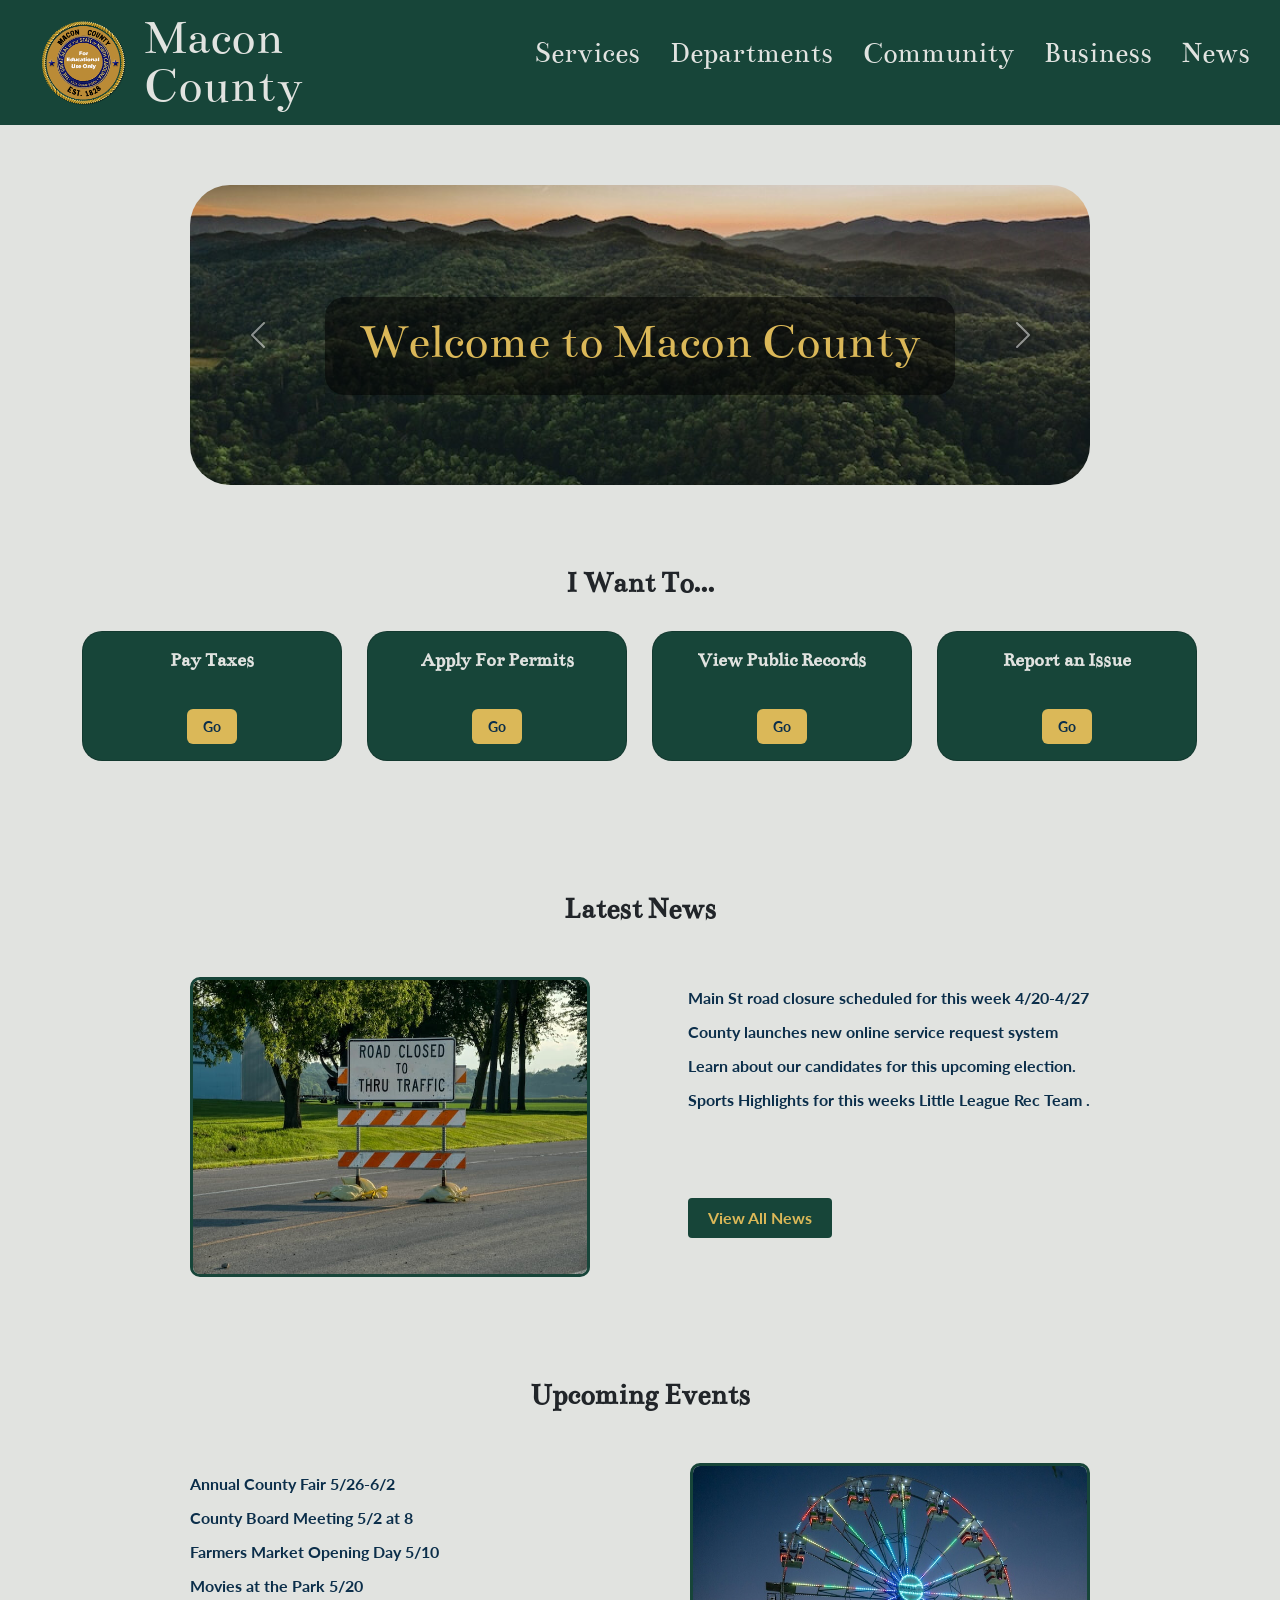
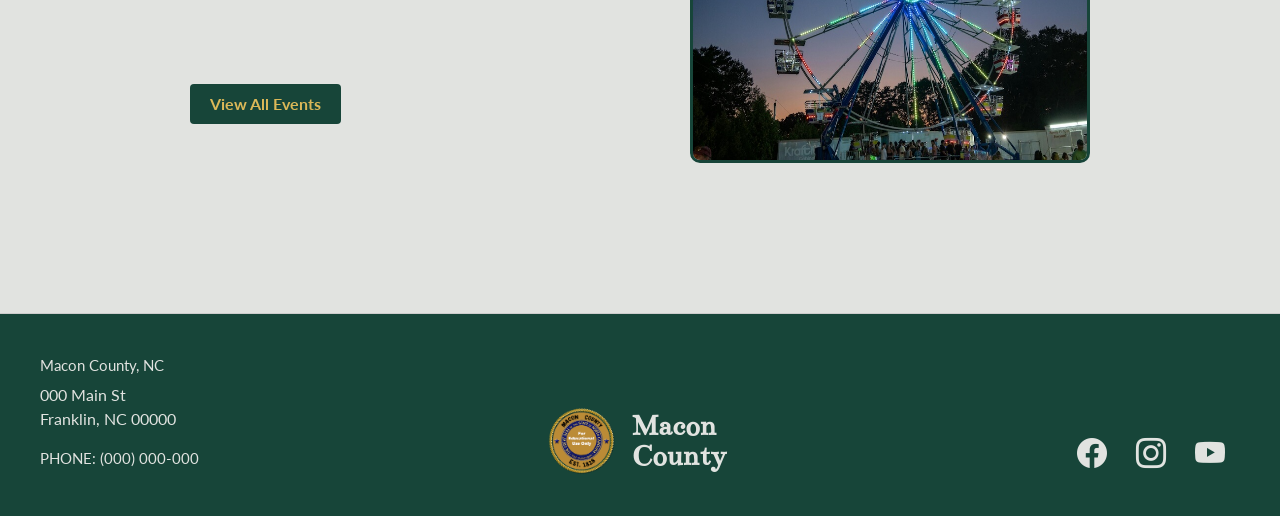
<file: index.html>
<!DOCTYPE html>
<html lang="en">
<head>
    <meta charset="UTF-8">
    <meta name="viewport" content="width=device-width, initial-scale=1.0">
    <title>Welcome To Macon County</title>
    <meta name="description" content="Access Macon County North Carolina services, latest news and upcoming events">
    <meta name="keywords" content="Macon County NC, Pay taxes, permits, public records, report, news, events , resources, county services">

    <!--google fonts-->
<link rel="preconnect" href="https://fonts.googleapis.com">
<link rel="preconnect" href="https://fonts.gstatic.com" crossorigin>
<link href="https://fonts.googleapis.com/css2?family=Bentham&family=Lato:ital,wght@0,100;0,300;0,400;0,700;0,900;1,100;1,300;1,400;1,700;1,900&display=swap" rel="stylesheet">       
<link href="https://cdn.jsdelivr.net/npm/bootstrap@5.3.8/dist/css/bootstrap.min.css" rel="stylesheet">
<link rel="stylesheet" href="https://cdn.jsdelivr.net/npm/bootstrap-icons@1.13.1/font/bootstrap-icons.min.css">


    <!--CSS-->
    <link rel="stylesheet" href="css/styles.css">
</head>

<body>
<!--header-->
    <header>
        <div class="logo">
            <a href="index.html">
                <img src="images/seal.png" alt="Macon County Seal">
                <div class="logo-text">
                    <span>Macon</span>
                    <span>County</span>
                </div>
        
            </a>
        </div>
<!-- link from Lesson 7  https://blog.logrocket.com/create-responsive-mobile-menu-css-without-javascript/  -->
        <input type="checkbox" id="side-mob-nav" class="side-mob-nav">
        <label for="side-mob-nav" class="hamb">
            <span class="hamb-line"></span> Menu
        </label>

        <nav>
            <ul class="main-nav">

                <li class="dropdown">
                    <a href="services.html">Services</a>
                    <!--  https://blog.logrocket.com/create-responsive-mobile-menu-css-without-javascript/ -->

                    
                    
                    <input type="checkbox" id="service-toggle" class="dropdown-submenu">
                    <label for="service-toggle" class="dropdown-btn">+</label>
                    <ul class="submenu">
                        <li><a href="services.html">Permits &amp; Applications</a></li>
                        <li><a href="services.html">Forms &amp; Document Downloads</a></li>
                        <li><a href="services.html">Pay Taxes and Property</a></li>
                        <li><a href="services.html">Public Records</a></li>
                        <li><a href="services.html">Report Issue</a></li>
                        <li><a href="services.html">Request Service</a></li>
                    </ul>
                </li>
            
                <li class="dropdown">
                    <a href="departments.html">Departments</a>
                    <input type="checkbox" id="departments-toggle" class="dropdown-submenu">
                    <label for="departments-toggle" class="dropdown-btn">+</label>
                    <ul class="submenu">
                        <li><a href="departments.html">Government</a></li>
                        <li><a href="departments.html">Health &amp; Social Services</a></li>
                        <li><a href="publicsafety.html">Public Safety</a></li>
                        <li><a href="departments.html">Planning &amp; Zoning</a></li>
                        <li><a href="departments.html">Public Works</a></li>
                        <li><a href="departments.html">Parks &amp; Rec</a></li>
                    </ul>
                </li>


                <li class="dropdown">
                    <a href="community.html">Community</a>
                    <input type="checkbox" id="community-toggle" class="dropdown-submenu">
                    <label for="community-toggle" class="dropdown-btn">+</label>
                    <ul class="submenu">
                        <li><a href="community.html">Community Resources</a></li>
                        <li><a href="community.html">Schools &amp; Education</a></li>
                        <li><a href="community.html">Housing &amp; Assistance</a></li>
                        <li><a href="community.html">Transportation</a></li>
                        <li><a href="community.html">Utility &amp; Recycle</a></li>
                    </ul>
                </li>

                <li class="dropdown">
                    <a href="business.html">Business</a>
                    <input type="checkbox" id="business-toggle" class="dropdown-submenu">
                    <label for="business-toggle" class="dropdown-btn">+</label>
                    <ul class="submenu">
                        <li><a href="business.html">Starting a Business</a></li>
                        <li><a href="business.html">Permits &amp; Licensing</a></li>
                        <li><a href="business.html">Business Tax Information</a></li>
                        <li><a href="business.html">Economic Development</a></li>
                    </ul>
                </li>


            <li class="dropdown">
                <a href="news.html">News</a>
                <input type="checkbox" id="news-toggle" class="dropdown-submenu">
                    <label for="news-toggle" class="dropdown-btn">+</label>
                <ul class="submenu">
                    <li><a href="news.html">County News</a></li>
                    <li><a href="news.html">Events Calendar</a></li>
                    <li><a href="news.html">Updates &amp; Alerts</a></li>
                    <li><a href="news.html">Public Notices</a></li>
            </ul>
        </li>
    </ul>
</nav>
    </header>

    <main>

        <!-- Area for bootstrap carousel-->

<div id="bnr-carousel" class="carousel slide">
  <div class="carousel-inner">
    <div class="carousel-item active">
        <img src="images/carousel1.jpg" class="d-block w-100" alt="Mountain landscape view of Macon County"><!--Aerial Shot of a Road in the Mountain Forest.” Pexels, photo by Steven Van Elk, https://www.pexels.com/photo/aerial-shot-of-a-road-in-the-mountain-forest-8853747/-->
        <div class="carousel-caption ">
      <h1>Welcome to Macon County</h1>
    </div>
    </div>

    <div class="carousel-item">
    <img src="images/carousel2.jpg" class="d-block w-100" alt="Lonely street in town under cloudy sky"><!--Clouds Over Empty Street in Town.” Pexels, photo by Connor Scott McManus, https://www.pexels.com/photo/clouds-over-empty-street-in-town-17485603/-->
        <div class="carousel-caption">
            <h2>Your Safety Matters</h2>
      <a href="publicsafety.html" class="hero-btn">Explore Public Safety</a>
    </div>
    </div>


<div class="carousel-item">
    <img src="images/carousel3.jpg" class="d-block w-100" alt="City hall building in Macon County">
        <div class="carousel-caption"><!--City Hall in a Small American Town.” Pexels, photo by Mark Thomas, https://www.pexels.com/photo/city-hall-in-a-small-american-town-17322148/-->
      <h2>Get things done!</h2>
      <a href="services.html" class="hero-btn">Explore Services</a>
    </div>
    </div>
    </div>

  <button class="carousel-control-prev" type="button" data-bs-target="#bnr-carousel" data-bs-slide="prev">
    <span class="carousel-control-prev-icon" aria-hidden="true"></span>
    <span class="visually-hidden">Previous</span>
  </button>
  <button class="carousel-control-next" type="button" data-bs-target="#bnr-carousel" data-bs-slide="next">
    <span class="carousel-control-next-icon" aria-hidden="true"></span>
    <span class="visually-hidden">Next</span>
  </button>
</div>

        <!-- Area for bootstrap cards (I WANT TO...) section-->

        <section class="quick-links">
            <h2>I Want To...</h2>


            <div class="container">
                <div class="row justify-content-center">

                <div class="col-6 col-md-3">
                <div class="card">
                <div class="card-body">
                    <h3 class="card-title">Pay Taxes</h3>
                    <a href="services.html" class="btn">Go</a>
            </div>
            </div>
            </div>


                <div class="col-6 col-md-3">
                <div class="card">
                <div class="card-body">
                    <h3 class="card-title">Apply For Permits</h3>
                    <a href="services.html" class="btn">Go</a>
            </div>
            </div>
            </div>

             <div class="col-6 col-md-3">
                <div class="card">
                <div class="card-body">
                    <h3 class="card-title">View Public Records</h3>
                    <a href="services.html" class="btn">Go</a>
            </div>
            </div>
            </div>

             <div class="col-6 col-md-3">
                <div class="card">
                <div class="card-body">
                    <h3 class="card-title">Report an Issue</h3>
                    <a href="services.html" class="btn">Go</a>
            </div>
            </div>
            </div>

            </div>
        </div>

        </section>

        <!-- Latest News section-->
         <section class="latest-news">
            <h2>Latest News</h2>
            <div class="latest-news-cont">
                <img src="images/latest-news.jpg" alt="Road closed sign blocking traffic" class="latest-news-img"> <!--Road Sign in the Middle of the Road.” Pexels, photo by Tom Fisk, https://www.pexels.com/photo/road-sign-in-the-middle-of-the-road-9811329/-->

                <div class="news-links">
                    <ul>
                    <li><a href="news.html">Main St road closure scheduled for this week 4/20-4/27</a></li>
                        <li><a href="news.html">County launches new online service request system</a></li>
                        <li><a href="news.html">Learn about our candidates for this upcoming election. </a></li>
                        <li><a href="news.html">Sports Highlights for this weeks Little League Rec Team .</a></li>
                    </ul>

                    <a href="news.html" class="news-btn">View All News</a>
            </div>
            </div>
         </section>

        <!-- Upcoming events secrtion-->
         <section class="upcg-evets">
            <h2>Upcoming Events</h2>
            <div class="upcg-evets-cont">
                <div class="evnts-links">
                    <ul>
                        <li><a href="news.html">Annual County Fair 5/26-6/2</a></li>
                        <li><a href="news.html">County Board Meeting 5/2 at 8</a></li>
                        <li><a href="news.html">Farmers Market Opening Day 5/10</a></li>
                        <li><a href="news.html">Movies at the Park 5/20</a></li>

                    </ul>
                    <a href="news.html" class="evnts-btn">View All Events</a>
                </div>
                <img src="images/events.jpg" alt="Ferris wheel lit up at fair" class="upcg-evets-img"><!--Vibrant Ferris Wheel at Night in Rhode Island Fair.” Pexels, photo by Beth Fitzpatrick., https://www.pexels.com/photo/vibrant-ferris-wheel-at-night-in-rhode-island-fair-33494863/-->
            </div>
         </section>
    </main>



  <!--Footer-->
     <footer>
        <div class="footer-info">

        <div class="footer-left">
        <p>Macon County, NC</p>
           <address>
            000 Main St<br>
            Franklin, NC 00000
           </address>

            <p>PHONE: <a href="tel:10000000000">(000) 000-000</a></p>
        </div>

            <div class="footer-logo">
                <a href="index.html">
                    <img src="images/seal.png" alt="Macon County Seal">
                    <div class="footer-logo-text">
                        <span>Macon</span>
                        <span>County</span>
                    </div>
                </a>
            </div>

            <div class="footer-right">
               <a href="#" aria-label="Facebook">
                <i class="bi bi-facebook"></i>

               </a>

               <a href="#" aria-label="Instagram">
                <i class="bi bi-instagram"></i>
               </a>

               <a href="#" aria-label="Youtube">
                <i class="bi bi-youtube"></i>

               </a>



            </div>
        </div>
    </footer>

      <script src="https://cdn.jsdelivr.net/npm/bootstrap@5.3.8/dist/js/bootstrap.bundle.min.js" integrity="sha384-FKyoEForCGlyvwx9Hj09JcYn3nv7wiPVlz7YYwJrWVcXK/BmnVDxM+D2scQbITxI" crossorigin="anonymous"></script>
  
</body>


</html>
</file>
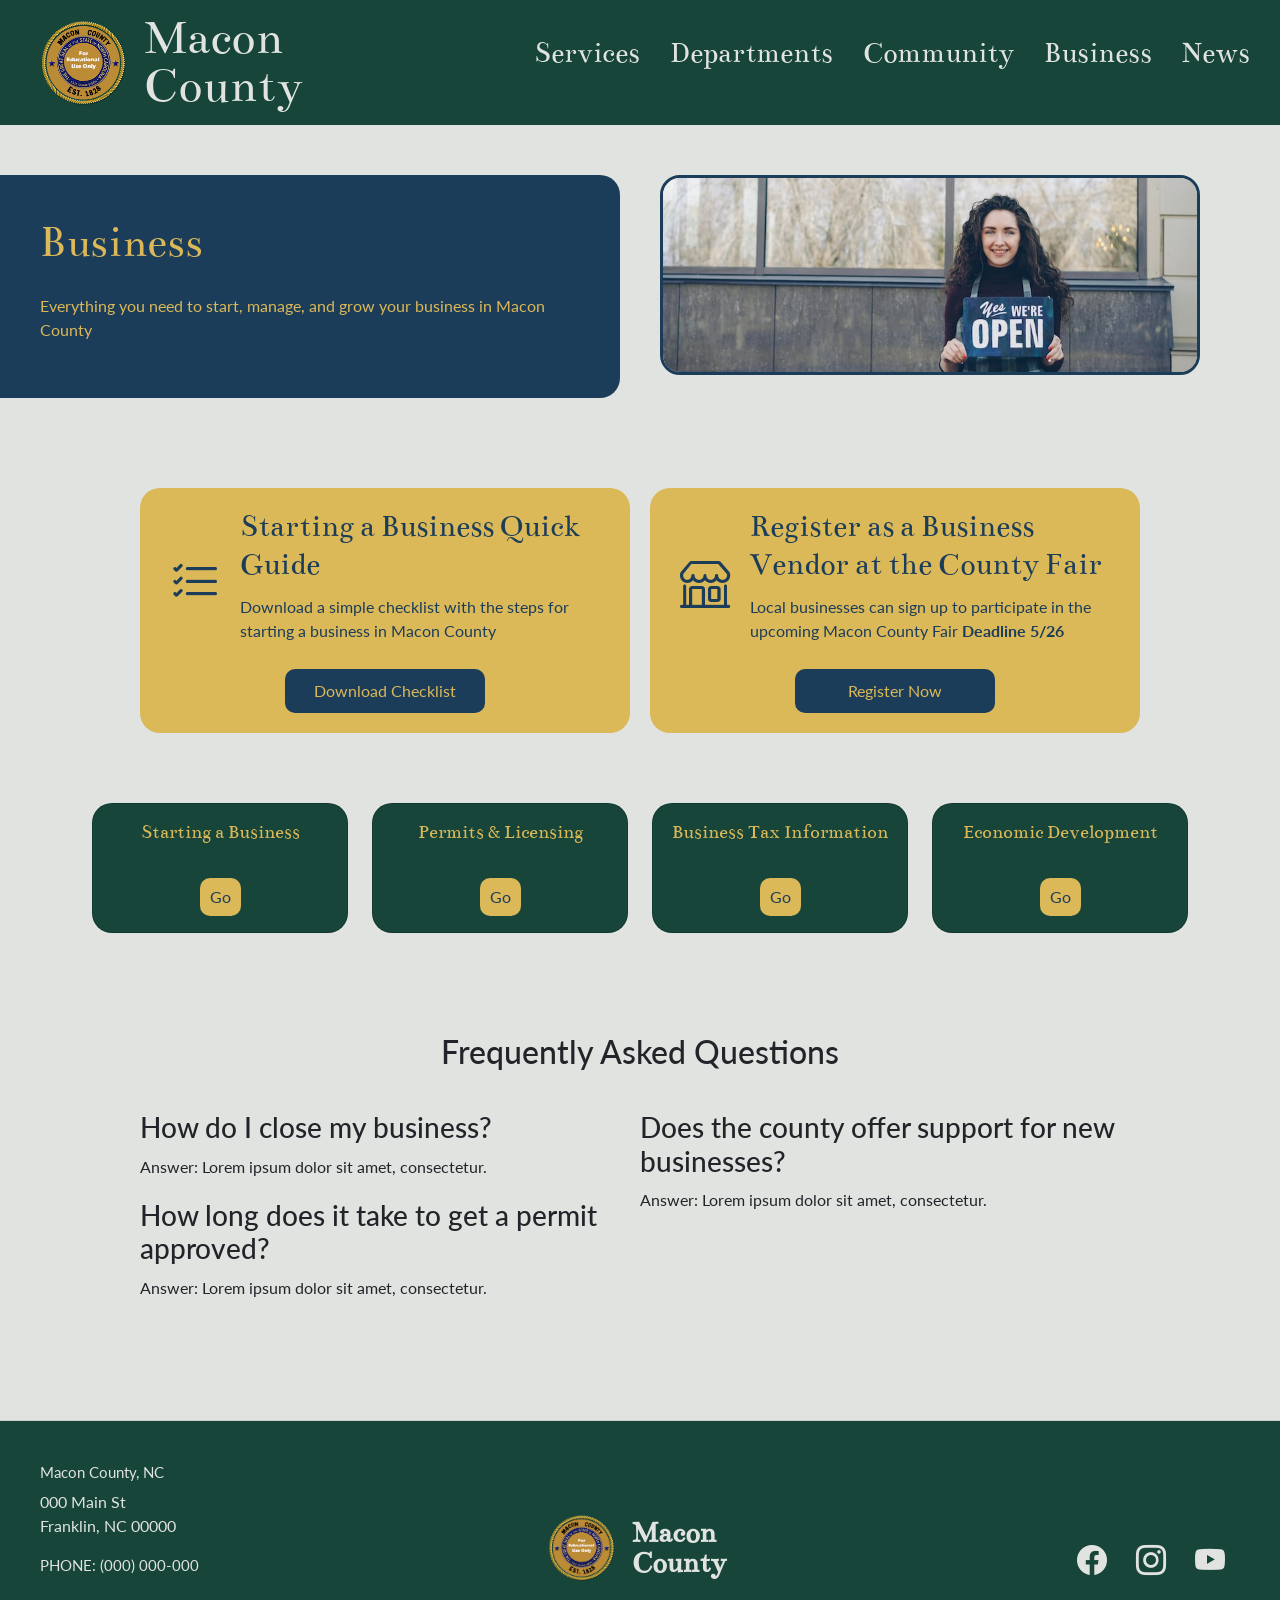
<file: business.html>
<!DOCTYPE html>
<html lang="en">
<head>
    <meta charset="UTF-8">
    <meta name="viewport" content="width=device-width, initial-scale=1.0">
    <title>Macon County Business</title>
    <meta name="description" content="Resources and information on how to start up, maintain, and expand businesses in Macon County">
    <meta name="keywords" content="Macon County business, business resources, business guide, Macon County shop local, Macon County vendors  ">

    <!--google fonts-->

<link rel="preconnect" href="https://fonts.googleapis.com">
<link rel="preconnect" href="https://fonts.gstatic.com" crossorigin>
<link href="https://fonts.googleapis.com/css2?family=Bentham&family=Lato:ital,wght@0,100;0,300;0,400;0,700;0,900;1,100;1,300;1,400;1,700;1,900&display=swap" rel="stylesheet">    
<link rel="stylesheet" href="https://cdn.jsdelivr.net/npm/bootstrap-icons@1.13.1/font/bootstrap-icons.min.css">
<link href="https://cdn.jsdelivr.net/npm/bootstrap@5.3.8/dist/css/bootstrap.min.css" rel="stylesheet" integrity="sha384-sRIl4kxILFvY47J16cr9ZwB07vP4J8+LH7qKQnuqkuIAvNWLzeN8tE5YBujZqJLB" crossorigin="anonymous">

    <!--CSS-->
    <link rel="stylesheet" href="css/styles.css">
</head>

<body>

    <!--header-->
    <header>
        <div class="logo">
            <a href="index.html">
                <img src="images/seal.png" alt="Macon County Seal">
                <div class="logo-text">
                    <span>Macon</span>
                    <span>County</span>
                </div>
        
            </a>
        </div>
<!--Helpful link from Lesson 7  https://blog.logrocket.com/create-responsive-mobile-menu-css-without-javascript/ creates toggle for mobile menu   -->
        <input type="checkbox" id="side-mob-nav" class="side-mob-nav">
        <label for="side-mob-nav" class="hamb">
            <span class="hamb-line"></span> Menu
        </label>

        <nav>
            <ul class="main-nav">

                <li class="dropdown">
                    <a href="services.html">Services</a>
                    <!--Helpful link Lesson 7  https://blog.logrocket.com/create-responsive-mobile-menu-css-without-javascript/  (same for all sections)  creates toggle for sub menut-->

                    <input type="checkbox" id="service-toggle" class="dropdown-submenu">
                    <label for="service-toggle" class="dropdown-btn">+</label> <!--fixes issue of mobile menue secion clicks, plus sign dropsdown submenu on mobile -->
                    <ul class="submenu">
                        <li><a href="services.html">Permits &amp; Applications</a></li>
                        <li><a href="services.html">Forms &amp; Document Downloads</a></li>
                        <li><a href="services.html">Pay Taxes &amp; Property</a></li>
                        <li><a href="services.html">Public Records</a></li>
                        <li><a href="services.html">Report Issue</a></li>
                        <li><a href="services.html">Request Service</a></li>
                    </ul>
                </li>
            
                <li class="dropdown">
                    <a href="departments.html">Departments</a>
                    <input type="checkbox" id="departments-toggle" class="dropdown-submenu">
                    <label for="departments-toggle" class="dropdown-btn">+</label>
                    <ul class="submenu">
                        <li><a href="departments.html">Government</a></li>
                        <li><a href="departments.html">Health &amp; Social Services</a></li>
                        <li><a href="publicsafety.html">Public Safety</a></li>
                        <li><a href="departments.html">Planning &amp; Zoning</a></li>
                        <li><a href="departments.html">Public Works</a></li>
                        <li><a href="departments.html">Parks &amp; Rec</a></li>
                    </ul>
                </li>

                <li class="dropdown">
                    <a href="community.html">Community</a>
                    <input type="checkbox" id="community-toggle" class="dropdown-submenu">
                    <label for="community-toggle" class="dropdown-btn">+</label>
                    <ul class="submenu">
                        <li><a href="community.html">Community Resources</a></li>
                        <li><a href="community.html">Schools &amp; Education</a></li>
                        <li><a href="community.html">Housing &amp; Assistance</a></li>
                        <li><a href="community.html">Transportation</a></li>
                        <li><a href="community.html">Utility &amp; Recycle</a></li>
                    </ul>
                </li>

                <li class="dropdown">
                    <a href="business.html">Business</a>
                    <input type="checkbox" id="business-toggle" class="dropdown-submenu">
                    <label for="business-toggle" class="dropdown-btn">+</label>
                    <ul class="submenu">
                        <li><a href="business.html">Starting a Business</a></li>
                        <li><a href="business.html">Permits &amp; Licensing</a></li>
                        <li><a href="business.html">Business Tax Information</a></li>
                        <li><a href="business.html">Economic Development</a></li>
                    </ul>
                </li>


            <li class="dropdown">
                <a href="news.html">News</a>
                <input type="checkbox" id="news-toggle" class="dropdown-submenu">
                    <label for="news-toggle" class="dropdown-btn">+</label>
                <ul class="submenu">
                    <li><a href="news.html">County News</a></li>
                    <li><a href="news.html">Events Calendar</a></li>
                    <li><a href="news.html">Updates &amp; Alerts</a></li>
                    <li><a href="news.html">Public Notices</a></li>
            </ul>
        </li>
    </ul>
    </nav>
    </header>

  
    <main>


        <section class="sec-bnr">
            <div class="sec-bnr-container">
                <div class="sec-bnr-txt">
            <h1>Business</h1>
            <p>Everything you need to start, manage, and grow your business in Macon County</p>
                </div>
            <div class="sec-bnr-img">

            <img src="images/business.jpg" class="bus-img" alt="Small business owner holding a we're open sign"><!--Smiling Woman Holding ‘We’re Open’ Sign Outside.” Pexels, photo by Ketut Subiyanto.,https://www.pexels.com/photo/smiling-woman-holding-we-re-open-sign-outside-36729530/ -->
            </div>
            </div>


        </section>


        <section class="top-feat">
            <div class="top-feat-box">

            <div class="top-feat-icon">
                <i class="bi bi-list-check"></i>
            </div>

            <div class="top-feat-txt">
                <h2>Starting a Business Quick Guide</h2>
                <p>Download a simple checklist with the steps for starting a business in Macon County</p>
            </div>

            <div class="top-feat-btn">
                <a href="business.html">Download Checklist</a>
            </div>
            </div>

            <div class="top-feat-box">
                <div class="top-feat-icon">
                    <i class="bi bi-shop"></i>

                </div>

                <div class="top-feat-txt">
                    <h2>Register as a Business Vendor at the County Fair</h2>
                    <p>Local businesses can sign up to participate in the upcoming Macon County Fair <strong>Deadline 5/26</strong></p>
                </div>
                <div class="top-feat-btn">
                    <a href="business.html">Register Now</a>
                </div>
            </div>
          


        </section>


        <section class="qik-lnk">
            <div class="container">
                <div class="row justify-content-center">

                    <div class="col-6 col-md-3">
                        <div class="card">
                            <div class="card-body">
                                <h3 class="card-title">Starting a Business</h3>
                                <a href="business.html" class="btn">Go</a>
                            </div>
                        </div>
                    </div>

                       <div class="col-6 col-md-3">
                        <div class="card">
                            <div class="card-body">
                                <h3 class="card-title">Permits &amp; Licensing</h3>
                                <a href="business.html" class="btn">Go</a>
                            </div>
                        </div>
                    </div>

                       <div class="col-6 col-md-3">
                        <div class="card">
                            <div class="card-body">
                                <h3 class="card-title">Business Tax Information</h3>
                                <a href="business.html" class="btn">Go</a>
                            </div>
                        </div>
                    </div>

                       <div class="col-6 col-md-3">
                        <div class="card">
                            <div class="card-body">
                                <h3 class="card-title">Economic Development</h3>
                                <a href="business.html" class="btn">Go</a>
                            </div>
                        </div>
                    </div>


                </div>
            </div>


        </section>


        <section class="faq">
            <h2>Frequently Asked Questions</h2>
            <div class="faq-QA-colms">

            <div>
                 <h3>How do I close my business?</h3>
            <p>Answer: Lorem ipsum dolor sit amet, consectetur.</p>

             <h3>How long does it take to get a permit approved?</h3>
            <p>Answer: Lorem ipsum dolor sit amet, consectetur.</p>
           

            </div>

             <div>

             <h3>Does the county offer support for new businesses?</h3>
            <p>Answer: Lorem ipsum dolor sit amet, consectetur.</p>
            </div>

            </div>

        </section>










    </main>

    <!--Footer-->
    <footer>
        <div class="footer-info">

        <div class="footer-left">
        <p>Macon County, NC</p>
           <address>
            000 Main St<br>
            Franklin, NC 00000
           </address>

            <p>PHONE: <a href=tel:10000000000>(000) 000-000</a></p>
        </div>

            <div class="footer-logo">
                <a href="index.html">
                    <img src="images/seal.png" alt="Macon County Seal">
                    <div class="footer-logo-text">
                        <span>Macon</span>
                        <span>County</span>
                    </div>
                </a>
            </div>

            <div class="footer-right">
               <a href="#" aria-label="Facebook">
                <i class="bi bi-facebook"></i>

               </a>

               <a href="#" aria-label="Instagram">
                <i class="bi bi-instagram"></i>
               </a>

               <a href="#" aria-label="Youtube">
                <i class="bi bi-youtube"></i>

               </a>



            </div>
        </div>
    </footer>

      <script src="https://cdn.jsdelivr.net/npm/bootstrap@5.3.8/dist/js/bootstrap.bundle.min.js" integrity="sha384-FKyoEForCGlyvwx9Hj09JcYn3nv7wiPVlz7YYwJrWVcXK/BmnVDxM+D2scQbITxI" crossorigin="anonymous"></script>
  
</body>


</html>
</file>
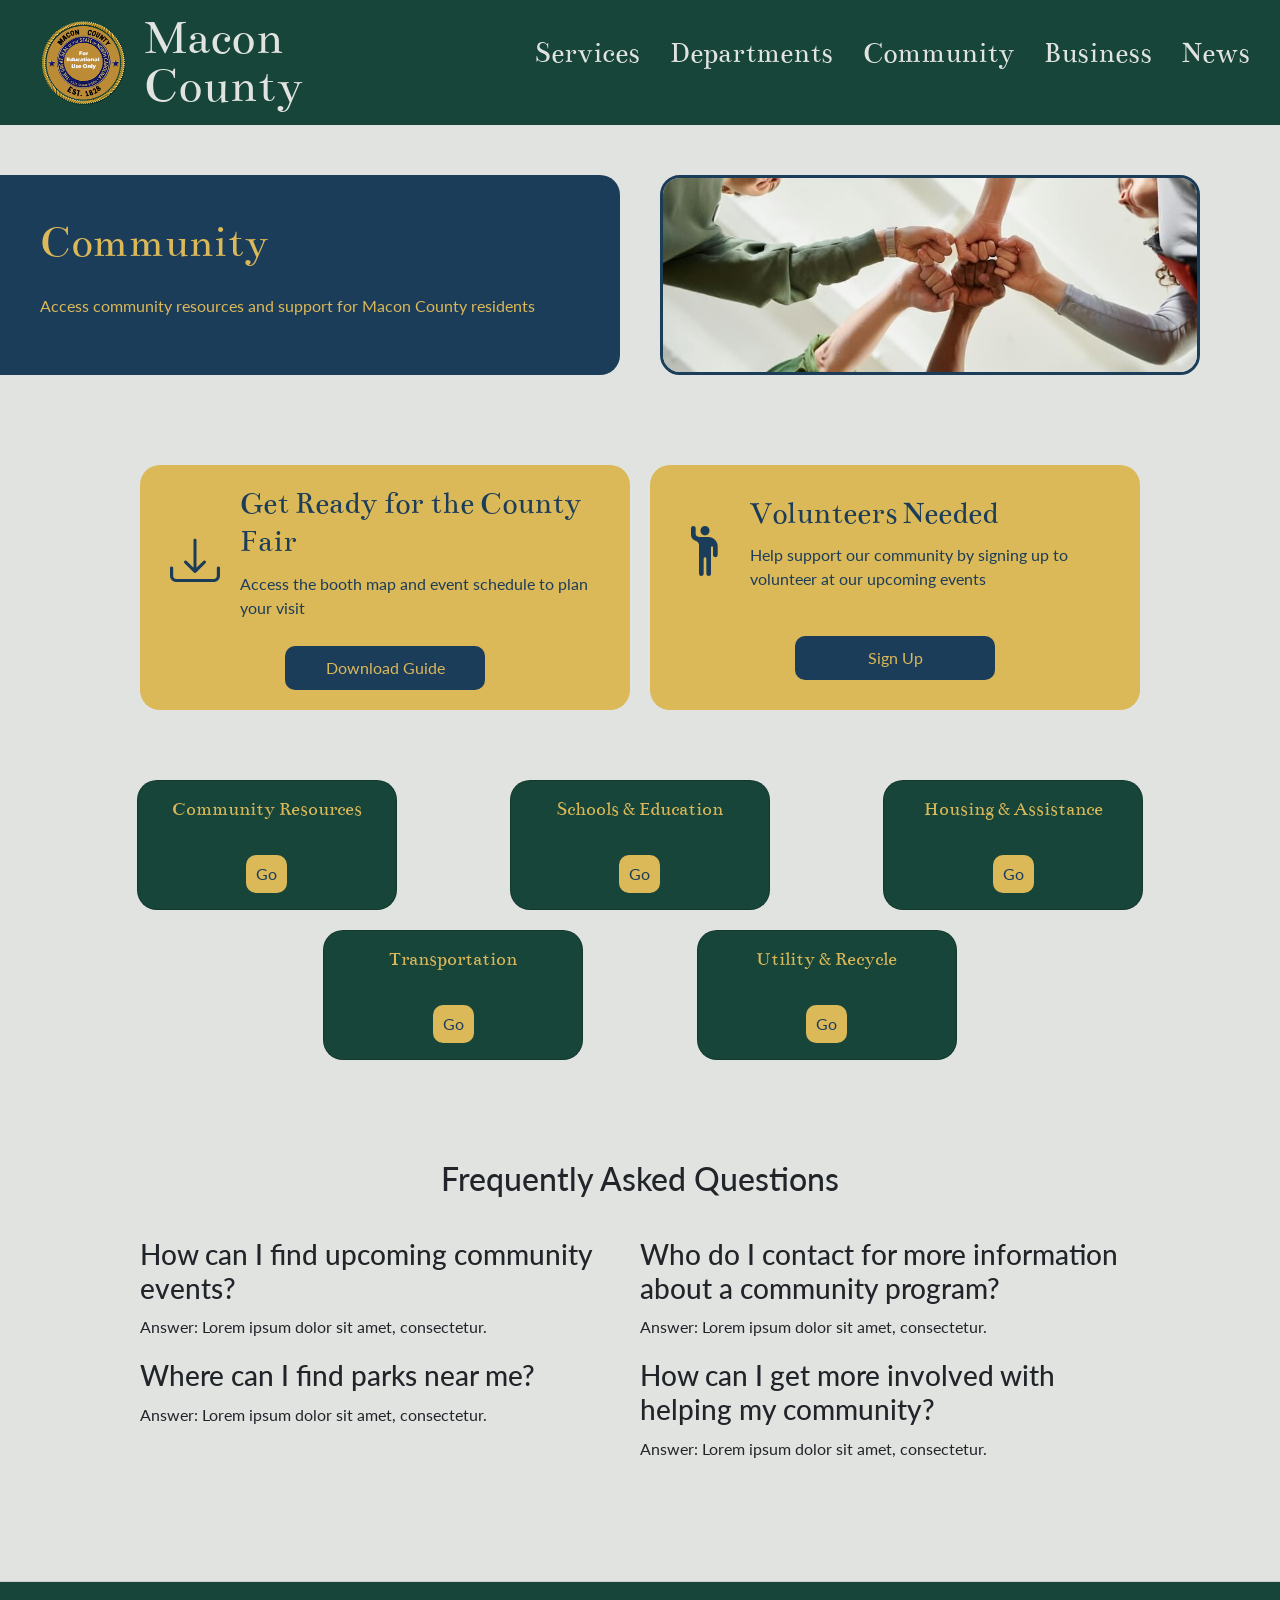
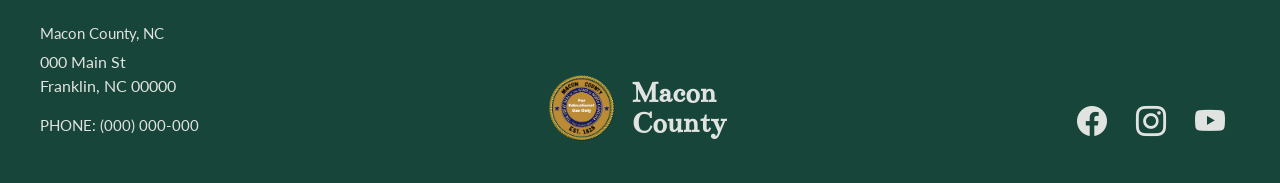
<file: community.html>
<!DOCTYPE html>
<html lang="en">
<head>
    <meta charset="UTF-8">
    <meta name="viewport" content="width=device-width, initial-scale=1.0">
    <title>Macon County Community Resources</title>
        <meta name="description" content="Find helpful community resources provided by Macon County, community programs, volunteer work, utility services, housing assistance, transportation">
        <meta name="keywords" content="community resources, Macon County community, Macon County schools, transportation services, local resources">
    <!--google fonts-->
<link rel="preconnect" href="https://fonts.googleapis.com">
<link rel="preconnect" href="https://fonts.gstatic.com" crossorigin>
<link href="https://fonts.googleapis.com/css2?family=Bentham&family=Lato:ital,wght@0,100;0,300;0,400;0,700;0,900;1,100;1,300;1,400;1,700;1,900&display=swap" rel="stylesheet">        
<link rel="stylesheet" href="https://cdn.jsdelivr.net/npm/bootstrap-icons@1.13.1/font/bootstrap-icons.min.css">
<link href="https://cdn.jsdelivr.net/npm/bootstrap@5.3.8/dist/css/bootstrap.min.css" rel="stylesheet" integrity="sha384-sRIl4kxILFvY47J16cr9ZwB07vP4J8+LH7qKQnuqkuIAvNWLzeN8tE5YBujZqJLB" crossorigin="anonymous">


    <!--CSS-->
    <link rel="stylesheet" href="css/styles.css">
</head>

<body>

    <!--header-->
    <header>
        <div class="logo">
            <a href="index.html">
                <img src="images/seal.png" alt="Macon County Seal">
                <div class="logo-text">
                    <span>Macon</span>
                    <span>County</span>
                </div>
        
            </a>
        </div>
<!--Helpful link from Lesson 7  https://blog.logrocket.com/create-responsive-mobile-menu-css-without-javascript/ creates toggle for mobile menu   -->
        <input type="checkbox" id="side-mob-nav" class="side-mob-nav">
        <label for="side-mob-nav" class="hamb">
            <span class="hamb-line"></span> Menu
        </label>

        <nav>
            <ul class="main-nav">

                <li class="dropdown">
                    <a href="services.html">Services</a>
                    <!--Helpful link Lesson 7  https://blog.logrocket.com/create-responsive-mobile-menu-css-without-javascript/  (same for all sections)  creates toggle for sub menut-->

                    <input type="checkbox" id="service-toggle" class="dropdown-submenu">
                    <label for="service-toggle" class="dropdown-btn">+</label> <!--fixes issue of mobile menue secion clicks, plus sign dropsdown submenu on mobile -->
                    <ul class="submenu">
                        <li><a href="services.html">Permits &amp; Applications</a></li>
                        <li><a href="services.html">Forms &amp; Document Downloads</a></li>
                        <li><a href="services.html">Pay Taxes &amp; Property</a></li>
                        <li><a href="services.html">Public Records</a></li>
                        <li><a href="services.html">Report Issue</a></li>
                        <li><a href="services.html">Request Service</a></li>
                    </ul>
                </li>
            
                <li class="dropdown">
                    <a href="departments.html">Departments</a>
                    <input type="checkbox" id="departments-toggle" class="dropdown-submenu">
                    <label for="departments-toggle" class="dropdown-btn">+</label>
                    <ul class="submenu">
                        <li><a href="departments.html">Government</a></li>
                        <li><a href="departments.html">Health &amp; Social Services</a></li>
                        <li><a href="publicsafety.html">Public Safety</a></li>
                        <li><a href="departments.html">Planning &amp; Zoning</a></li>
                        <li><a href="departments.html">Public Works</a></li>
                        <li><a href="departments.html">Parks &amp; Rec</a></li>
                    </ul>
                </li>

                <li class="dropdown">
                    <a href="community.html">Community</a>
                    <input type="checkbox" id="community-toggle" class="dropdown-submenu">
                    <label for="community-toggle" class="dropdown-btn">+</label>
                    <ul class="submenu">
                        <li><a href="community.html">Community Resources</a></li>
                        <li><a href="community.html">Schools &amp; Education</a></li>
                        <li><a href="community.html">Housing &amp; Assistance</a></li>
                        <li><a href="community.html">Transportation</a></li>
                        <li><a href="community.html">Utility &amp; Recycle</a></li>
                    </ul>
                </li>

                <li class="dropdown">
                    <a href="business.html">Business</a>
                    <input type="checkbox" id="business-toggle" class="dropdown-submenu">
                    <label for="business-toggle" class="dropdown-btn">+</label>
                    <ul class="submenu">
                        <li><a href="business.html">Starting a Business</a></li>
                        <li><a href="business.html">Permits &amp; Licensing</a></li>
                        <li><a href="business.html">Business Tax Information</a></li>
                        <li><a href="business.html">Economic Development</a></li>
                    </ul>
                </li>


            <li class="dropdown">
                <a href="news.html">News</a>
                <input type="checkbox" id="news-toggle" class="dropdown-submenu">
                    <label for="news-toggle" class="dropdown-btn">+</label>
                <ul class="submenu">
                    <li><a href="news.html">County News</a></li>
                    <li><a href="news.html">Events Calendar</a></li>
                    <li><a href="news.html">Updates &amp; Alerts</a></li>
                    <li><a href="news.html">Public Notices</a></li>
            </ul>
        </li>
    </ul>
    </nav>
    </header>

  
    <main>


        <section class="sec-bnr">
            <div class="sec-bnr-container">
                <div class="sec-bnr-txt">
            <h1>Community</h1>
            <p>Access community resources and support for Macon County residents</p>
                </div>
            <div class="sec-bnr-img">

            <img src="images/community.jpg" class="com-img" alt="Group of diverse community members joining hands"> <!--People in Circle Formation Doing Fist Bump.” Pexels, photo by Julia M Cameron.,https://www.pexels.com/photo/people-in-circle-formation-doing-fist-bump-6995402/ -->
            </div>
            </div>


        </section>






        <section class="top-feat">
            <div class="top-feat-box">

            <div class="top-feat-icon">
              <i class="bi bi-download"></i>


            </div>

            <div class="top-feat-txt">
                <h2>Get Ready for the County Fair</h2>
                <p>Access the booth map and event schedule to plan your visit</p>
            </div>

            <div class="top-feat-btn">
                <a href="community.html">Download Guide</a>
            </div>
            </div>

            <div class="top-feat-box">
                <div class="top-feat-icon">
               <i class="bi bi-person-raised-hand"></i>



                </div>

                <div class="top-feat-txt">
                    <h2>Volunteers Needed</h2>
                    <p>Help support our community by signing up to volunteer at our upcoming events</p>
                </div>
                <div class="top-feat-btn">
                    <a href="community.html">Sign Up</a>
                </div>
            </div>
          


        </section>


        <section class="qik-lnk">
            <div class="container">
                <div class="row justify-content-center">

                    <div class="col-6 col-md-4">
                        <div class="card">
                            <div class="card-body">
                                <h3 class="card-title">Community Resources</h3>
                                <a href="community.html" class="btn">Go</a>
                            </div>
                        </div>
                    </div>

                       <div class="col-6 col-md-4">
                        <div class="card">
                            <div class="card-body">
                                <h3 class="card-title">Schools &amp; Education</h3>
                                <a href="community.html" class="btn">Go</a>
                            </div>
                        </div>
                    </div>

                       <div class="col-6 col-md-4">
                        <div class="card">
                            <div class="card-body">
                                <h3 class="card-title">Housing &amp; Assistance</h3>
                                <a href="community.html" class="btn">Go</a>
                            </div>
                        </div>
                    </div>

                       <div class="col-6 col-md-4">
                        <div class="card">
                            <div class="card-body">
                                <h3 class="card-title">Transportation</h3>
                                <a href="community.html" class="btn">Go</a>
                            </div>
                        </div>
                    </div>

                     <div class="col-6 col-md-4">
                        <div class="card">
                            <div class="card-body">
                                <h3 class="card-title">Utility &amp; Recycle</h3>
                                <a href="community.html" class="btn">Go</a>
                            </div>
                        </div>
                    </div>


                </div>
            </div>


        </section>


        <section class="faq">
            <h2>Frequently Asked Questions</h2>
            <div class="faq-QA-colms">

            <div>
            <h3>How can I find upcoming community events?</h3>
            <p>Answer: Lorem ipsum dolor sit amet, consectetur.</p>

             <h3>Where can I find parks near me?</h3>
            <p>Answer: Lorem ipsum dolor sit amet, consectetur.</p>

           
            </div>

             <div>
             <h3>Who do I contact for more information about a community program?</h3>
            <p>Answer: Lorem ipsum dolor sit amet, consectetur.</p>

              <h3>How can I get more involved with helping my community?</h3>
            <p>Answer: Lorem ipsum dolor sit amet, consectetur.</p>

         
            </div>

            </div>

        </section>










    </main>

    <!--Footer-->
  <footer>
        <div class="footer-info">

        <div class="footer-left">
        <p>Macon County, NC</p>
           <address>
            000 Main St<br>
            Franklin, NC 00000
           </address>

            <p>PHONE: <a href=tel:10000000000>(000) 000-000</a></p>
        </div>

            <div class="footer-logo">
                <a href="index.html">
                    <img src="images/seal.png" alt="Macon County Seal">
                    <div class="footer-logo-text">
                        <span>Macon</span>
                        <span>County</span>
                    </div>
                </a>
            </div>

            <div class="footer-right">
               <a href="#" aria-label="Facebook">
                <i class="bi bi-facebook"></i>

               </a>

               <a href="#" aria-label="Instagram">
                <i class="bi bi-instagram"></i>
               </a>

               <a href="#" aria-label="Youtube">
                <i class="bi bi-youtube"></i>

               </a>



            </div>
        </div>
    </footer>

      <script src="https://cdn.jsdelivr.net/npm/bootstrap@5.3.8/dist/js/bootstrap.bundle.min.js" integrity="sha384-FKyoEForCGlyvwx9Hj09JcYn3nv7wiPVlz7YYwJrWVcXK/BmnVDxM+D2scQbITxI" crossorigin="anonymous"></script>
  
</body>


</html>
</file>
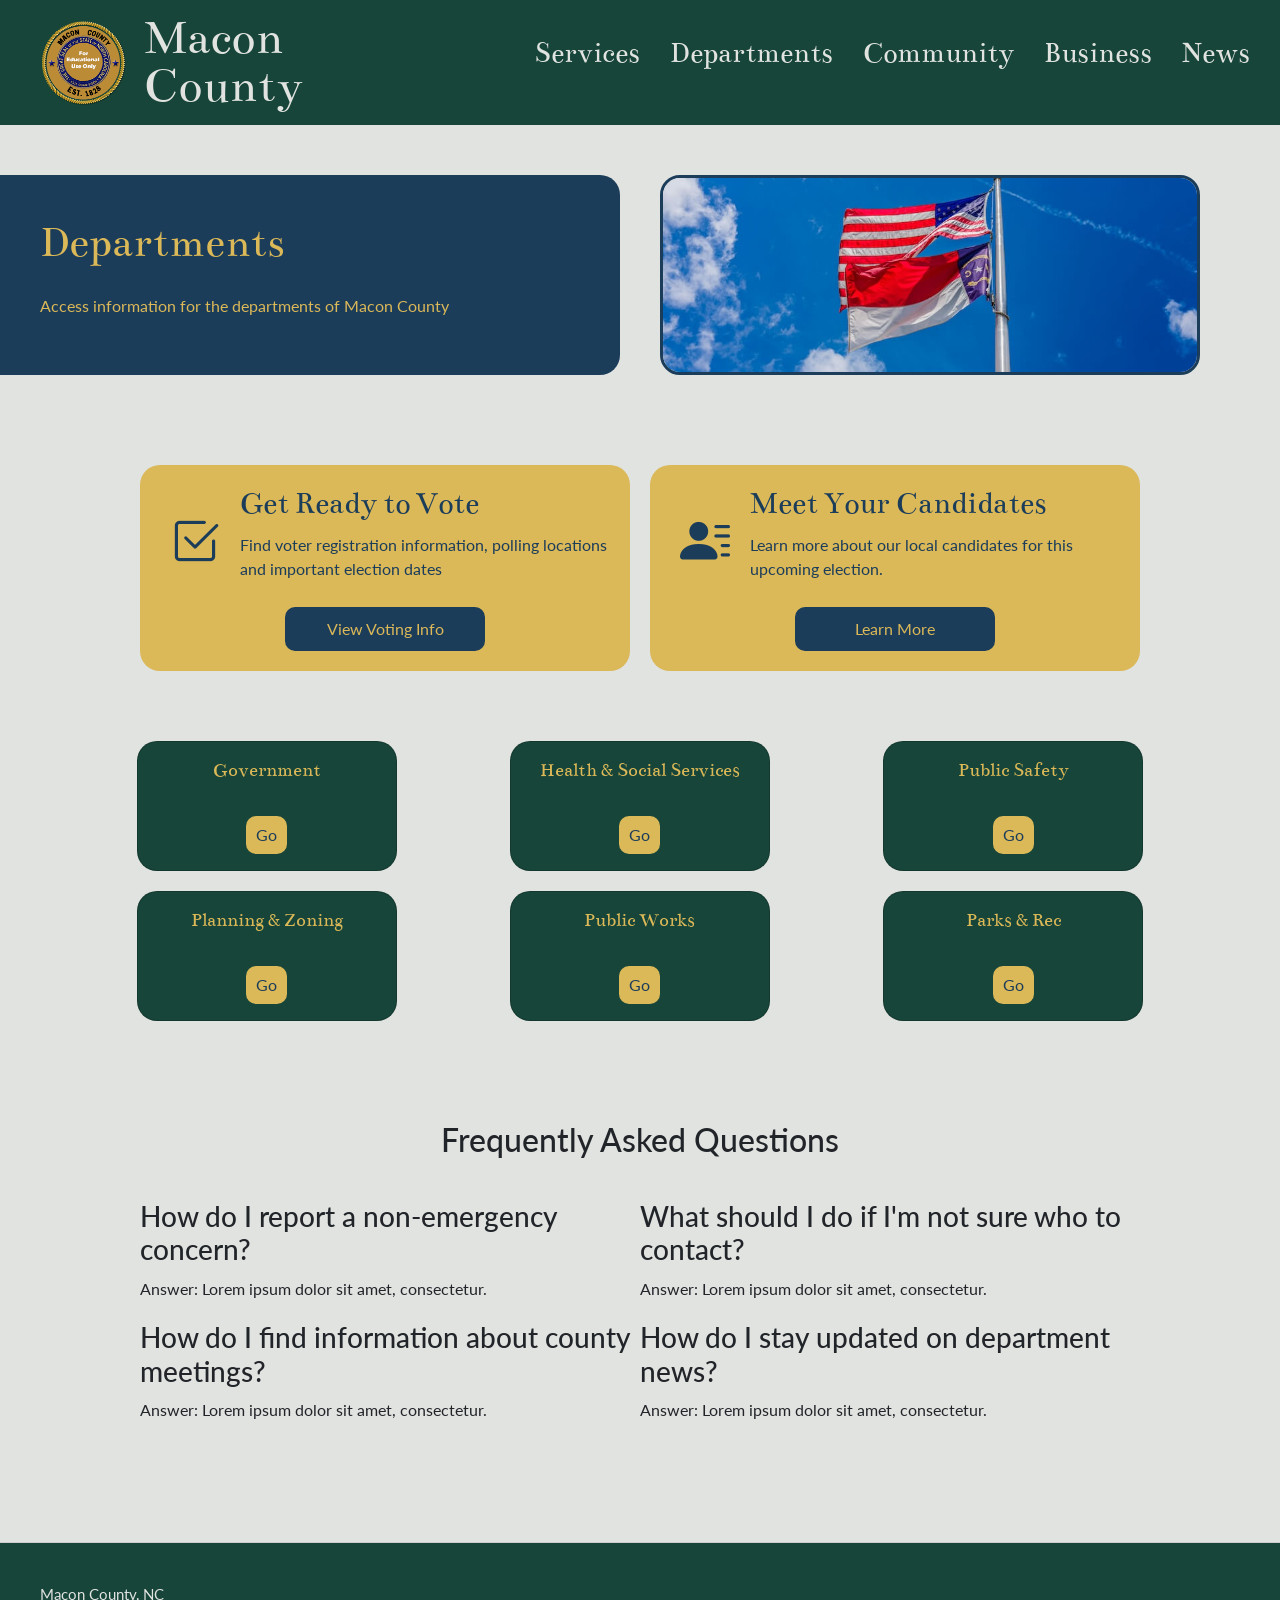
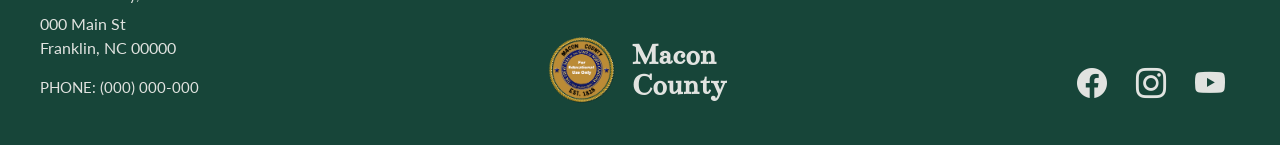
<file: departments.html>
<!DOCTYPE html>
<html lang="en">
<head>
    <meta charset="UTF-8">
    <meta name="viewport" content="width=device-width, initial-scale=1.0">
    <title>Macon County Departments</title>
        <meta name="description" content="Get to know all about Macon County NC departments, government, public safety, health and social services, public works and parks and recreation">
        <meta name="keywords" content="Macon County departments, county departments, parks and rec, public works, health services, public safety departments, voting, government offices, Macon County election candidates">
    <!--google fonts-->
<link rel="preconnect" href="https://fonts.googleapis.com">
<link rel="preconnect" href="https://fonts.gstatic.com" crossorigin>
<link href="https://fonts.googleapis.com/css2?family=Bentham&family=Lato:ital,wght@0,100;0,300;0,400;0,700;0,900;1,100;1,300;1,400;1,700;1,900&display=swap" rel="stylesheet">    
<link rel="stylesheet" href="https://cdn.jsdelivr.net/npm/bootstrap-icons@1.13.1/font/bootstrap-icons.min.css">
<link href="https://cdn.jsdelivr.net/npm/bootstrap@5.3.8/dist/css/bootstrap.min.css" rel="stylesheet" integrity="sha384-sRIl4kxILFvY47J16cr9ZwB07vP4J8+LH7qKQnuqkuIAvNWLzeN8tE5YBujZqJLB" crossorigin="anonymous">

    <!--CSS-->
    <link rel="stylesheet" href="css/styles.css">
</head>

<body>

    <!--header-->
    <header>
        <div class="logo">
            <a href="index.html">
                <img src="images/seal.png" alt="Macon County Seal">
                <div class="logo-text">
                    <span>Macon</span>
                    <span>County</span>
                </div>
        
            </a>
        </div>
<!--Helpful link from Lesson 7  https://blog.logrocket.com/create-responsive-mobile-menu-css-without-javascript/ creates toggle for mobile menu   -->
        <input type="checkbox" id="side-mob-nav" class="side-mob-nav">
        <label for="side-mob-nav" class="hamb">
            <span class="hamb-line"></span> Menu
        </label>

        <nav>
            <ul class="main-nav">

                <li class="dropdown">
                    <a href="services.html">Services</a>
                    <!--Helpful link Lesson 7  https://blog.logrocket.com/create-responsive-mobile-menu-css-without-javascript/  (same for all sections)  creates toggle for sub menut-->

                    <input type="checkbox" id="service-toggle" class="dropdown-submenu">
                    <label for="service-toggle" class="dropdown-btn">+</label> <!--fixes issue of mobile menue secion clicks, plus sign dropsdown submenu on mobile -->
                    <ul class="submenu">
                        <li><a href="services.html">Permits &amp; Applications</a></li>
                        <li><a href="services.html">Forms &amp; Document Downloads</a></li>
                        <li><a href="services.html">Pay Taxes &amp; Property</a></li>
                        <li><a href="services.html">Public Records</a></li>
                        <li><a href="services.html">Report Issue</a></li>
                        <li><a href="services.html">Request Service</a></li>
                    </ul>
                </li>
            
                <li class="dropdown">
                    <a href="departments.html">Departments</a>
                    <input type="checkbox" id="departments-toggle" class="dropdown-submenu">
                    <label for="departments-toggle" class="dropdown-btn">+</label>
                    <ul class="submenu">
                        <li><a href="departments.html">Government</a></li>
                        <li><a href="departments.html">Health &amp; Social Services</a></li>
                        <li><a href="publicsafety.html">Public Safety</a></li>
                        <li><a href="departments.html">Planning &amp; Zoning</a></li>
                        <li><a href="departments.html">Public Works</a></li>
                        <li><a href="departments.html">Parks &amp; Rec</a></li>
                    </ul>
                </li>

                <li class="dropdown">
                    <a href="community.html">Community</a>
                    <input type="checkbox" id="community-toggle" class="dropdown-submenu">
                    <label for="community-toggle" class="dropdown-btn">+</label>
                    <ul class="submenu">
                        <li><a href="community.html">Community Resources</a></li>
                        <li><a href="community.html">Schools &amp; Education</a></li>
                        <li><a href="community.html">Housing &amp; Assistance</a></li>
                        <li><a href="community.html">Transportation</a></li>
                        <li><a href="community.html">Utility &amp; Recycle</a></li>
                    </ul>
                </li>

                <li class="dropdown">
                    <a href="business.html">Business</a>
                    <input type="checkbox" id="business-toggle" class="dropdown-submenu">
                    <label for="business-toggle" class="dropdown-btn">+</label>
                    <ul class="submenu">
                        <li><a href="business.html">Starting a Business</a></li>
                        <li><a href="business.html">Permits &amp; Licensing</a></li>
                        <li><a href="business.html">Business Tax Information</a></li>
                        <li><a href="business.html">Economic Development</a></li>
                    </ul>
                </li>


            <li class="dropdown">
                <a href="news.html">News</a>
                <input type="checkbox" id="news-toggle" class="dropdown-submenu">
                    <label for="news-toggle" class="dropdown-btn">+</label>
                <ul class="submenu">
                    <li><a href="news.html">County News</a></li>
                    <li><a href="news.html">Events Calendar</a></li>
                    <li><a href="news.html">Updates &amp; Alerts</a></li>
                    <li><a href="news.html">Public Notices</a></li>
            </ul>
        </li>
    </ul>
    </nav>
    </header>

  
    <main>


        <section class="sec-bnr">
            <div class="sec-bnr-container">
                <div class="sec-bnr-txt">
            <h1>Departments</h1>
            <p>Access information for the departments of Macon County</p>
                </div>
            <div class="sec-bnr-img">

            <img src="images/departments.jpg" class="dept-img" alt="United States and North Carolina flags on a flagpole"><!--American and North Carolina State Flags Against Blue Sky.” Pexels, photo by R9 Media Photo Collective., https://www.pexels.com/photo/american-and-north-carolina-state-flags-against-blue-sky-33081218/-->
            </div>
            </div>


        </section>

               <section class="top-feat">
            <div class="top-feat-box">

            <div class="top-feat-icon">
                <i class="bi bi-check2-square"></i>

            </div>

            <div class="top-feat-txt">
                <h2>Get Ready to Vote</h2>
                <p>Find voter registration information, polling locations and important election dates</p>
            </div>

            <div class="top-feat-btn">
                <a href="departments.html">View Voting Info</a>
            </div>
            </div>

            <div class="top-feat-box">
                <div class="top-feat-icon">
                <i class="bi bi-person-lines-fill"></i>


                </div>

                <div class="top-feat-txt">
                    <h2>Meet Your Candidates</h2>
                    <p>Learn more about our local candidates for this upcoming election.</p>
                </div>
                <div class="top-feat-btn">
                    <a href="departments.html">Learn More</a>
                </div>
            </div>
          


        </section>


        <section class="qik-lnk">
            <div class="container">
                <div class="row justify-content-center">

                    <div class="col-6 col-md-4">
                        <div class="card">
                            <div class="card-body">
                                <h3 class="card-title">Government</h3>
                                <a href="departments.html" class="btn">Go</a>
                            </div>
                        </div>
                    </div>

                       <div class="col-6 col-md-4">
                        <div class="card">
                            <div class="card-body">
                                <h3 class="card-title">Health &amp; Social Services</h3>
                                <a href="departments.html" class="btn">Go</a>
                            </div>
                        </div>
                    </div>

                       <div class="col-6 col-md-4">
                        <div class="card">
                            <div class="card-body">
                                <h3 class="card-title">Public Safety</h3>
                                <a href="publicsafety.html" class="btn">Go</a>
                            </div>
                        </div>
                    </div>

                       <div class="col-6 col-md-4">
                        <div class="card">
                            <div class="card-body">
                                <h3 class="card-title">Planning &amp; Zoning</h3>
                                <a href="departments.html" class="btn">Go</a>
                            </div>
                        </div>
                    </div>

                       <div class="col-6 col-md-4">
                        <div class="card">
                            <div class="card-body">
                                <h3 class="card-title">Public Works</h3>
                                <a href="departments.html" class="btn">Go</a>
                            </div>
                        </div>
                    </div>

                       <div class="col-6 col-md-4">
                        <div class="card">
                            <div class="card-body">
                                <h3 class="card-title">Parks &amp; Rec</h3>
                                <a href="departments.html" class="btn">Go</a>
                            </div>
                        </div>
                    </div>


                </div>
            </div>


        </section>


        <section class="faq">
            <h2>Frequently Asked Questions</h2>
            <div class="faq-QA-colms">

            <div>
            <h3>How do I report a non-emergency concern?</h3>
            <p>Answer: Lorem ipsum dolor sit amet, consectetur.</p>

             <h3>How do I find information about county meetings?</h3>
            <p>Answer: Lorem ipsum dolor sit amet, consectetur.</p>

            </div>

             <div>
             <h3>What should I do if I'm not sure who to contact?</h3>
            <p>Answer: Lorem ipsum dolor sit amet, consectetur.</p>

            <h3>How do I stay updated on department news?</h3>
            <p>Answer: Lorem ipsum dolor sit amet, consectetur.</p>

            </div>

            </div>

        </section>










    </main>

    <!--Footer-->
    <footer>
        <div class="footer-info">

        <div class="footer-left">
        <p>Macon County, NC</p>
           <address>
            000 Main St<br>
            Franklin, NC 00000
           </address>

            <p>PHONE: <a href=tel:10000000000>(000) 000-000</a></p>
        </div>

            <div class="footer-logo">
                <a href="index.html">
                    <img src="images/seal.png" alt="Macon County Seal">
                    <div class="footer-logo-text">
                        <span>Macon</span>
                        <span>County</span>
                    </div>
                </a>
            </div>

            <div class="footer-right">
               <a href="#" aria-label="Facebook">
                <i class="bi bi-facebook"></i>

               </a>

               <a href="#" aria-label="Instagram">
                <i class="bi bi-instagram"></i>
               </a>

               <a href="#" aria-label="Youtube">
                <i class="bi bi-youtube"></i>

               </a>



            </div>
        </div>
    </footer>

      <script src="https://cdn.jsdelivr.net/npm/bootstrap@5.3.8/dist/js/bootstrap.bundle.min.js" integrity="sha384-FKyoEForCGlyvwx9Hj09JcYn3nv7wiPVlz7YYwJrWVcXK/BmnVDxM+D2scQbITxI" crossorigin="anonymous"></script>
  
</body>


</html>
</file>
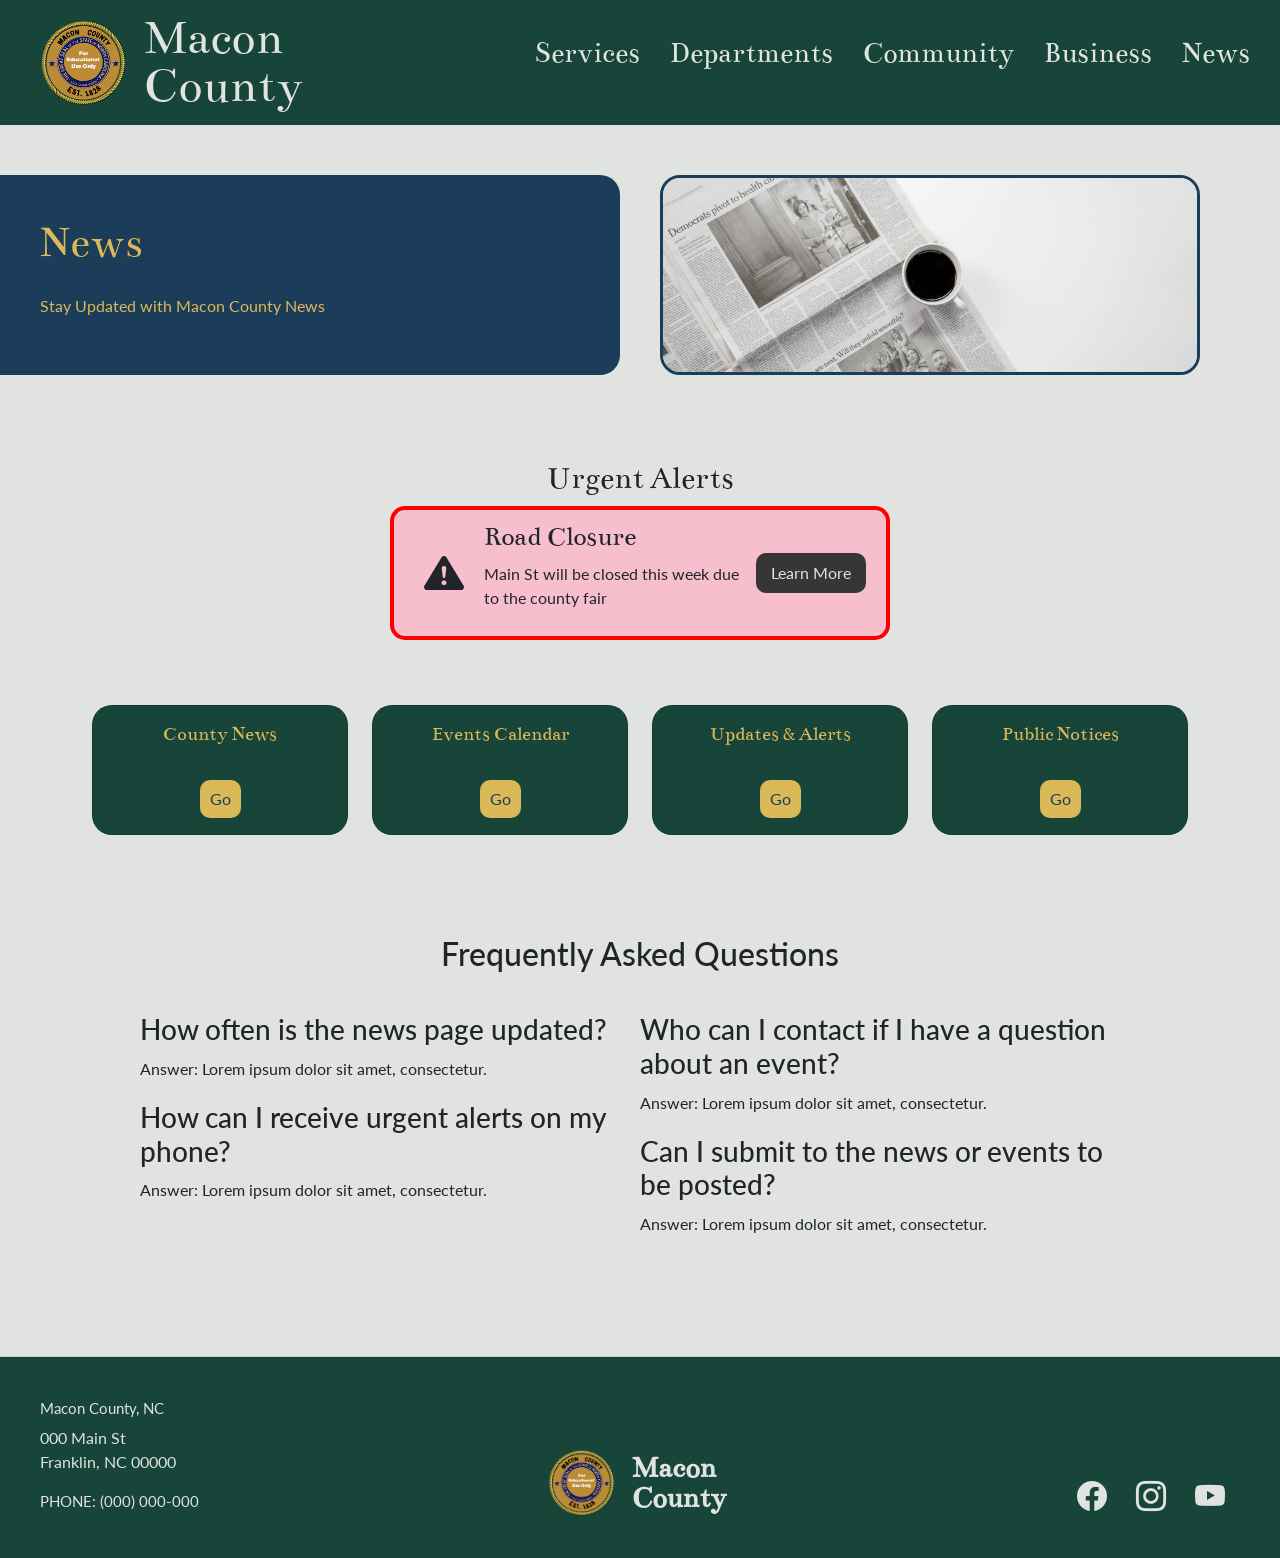
<file: news.html>
<!DOCTYPE html>
<html lang="en">
<head>
    <meta charset="UTF-8">
    <meta name="viewport" content="width=device-width, initial-scale=1.0">
    <title>Macon County News</title>
    <meta name="description" content="Stay updated on the latest Macon County news, events and alerts">
    <meta name="keywords" content="Macon County news, local news, local events, Macon County state fair, county alerts, public announcements">
    <!--google fonts-->
<link rel="preconnect" href="https://fonts.googleapis.com">
<link rel="preconnect" href="https://fonts.gstatic.com" crossorigin>
<link href="https://fonts.googleapis.com/css2?family=Bentham&family=Lato:ital,wght@0,100;0,300;0,400;0,700;0,900;1,100;1,300;1,400;1,700;1,900&display=swap" rel="stylesheet">    
<link rel="stylesheet" href="https://cdn.jsdelivr.net/npm/bootstrap-icons@1.13.1/font/bootstrap-icons.min.css">
        <link href="https://cdn.jsdelivr.net/npm/bootstrap@5.3.8/dist/css/bootstrap.min.css" rel="stylesheet" integrity="sha384-sRIl4kxILFvY47J16cr9ZwB07vP4J8+LH7qKQnuqkuIAvNWLzeN8tE5YBujZqJLB" crossorigin="anonymous">

    <!--CSS-->
    <link rel="stylesheet" href="css/styles.css">
</head>

<body>

    <!--header-->
    <header>
        <div class="logo">
            <a href="index.html">
                <img src="images/seal.png" alt="Macon County Seal">
                <div class="logo-text">
                    <span>Macon</span>
                    <span>County</span>
                </div>
        
            </a>
        </div>
<!--Helpful link from Lesson 7  https://blog.logrocket.com/create-responsive-mobile-menu-css-without-javascript/ creates toggle for mobile menu   -->
        <input type="checkbox" id="side-mob-nav" class="side-mob-nav">
        <label for="side-mob-nav" class="hamb">
            <span class="hamb-line"></span> Menu
        </label>

        <nav>
            <ul class="main-nav">

                <li class="dropdown">
                    <a href="services.html">Services</a>
                    <!--Helpful link Lesson 7  https://blog.logrocket.com/create-responsive-mobile-menu-css-without-javascript/  (same for all sections)  creates toggle for sub menut-->

                    <input type="checkbox" id="service-toggle" class="dropdown-submenu">
                    <label for="service-toggle" class="dropdown-btn">+</label> <!--fixes issue of mobile menue secion clicks, plus sign dropsdown submenu on mobile -->
                    <ul class="submenu">
                        <li><a href="services.html">Permits &amp; Applications</a></li>
                        <li><a href="services.html">Forms &amp; Document Downloads</a></li>
                        <li><a href="services.html">Pay Taxes &amp; Property</a></li>
                        <li><a href="services.html">Public Records</a></li>
                        <li><a href="services.html">Report Issue</a></li>
                        <li><a href="services.html">Request Service</a></li>
                    </ul>
                </li>
            
                <li class="dropdown">
                    <a href="departments.html">Departments</a>
                    <input type="checkbox" id="departments-toggle" class="dropdown-submenu">
                    <label for="departments-toggle" class="dropdown-btn">+</label>
                    <ul class="submenu">
                        <li><a href="departments.html">Government</a></li>
                        <li><a href="departments.html">Health &amp; Social Services</a></li>
                        <li><a href="publicsafety.html">Public Safety</a></li>
                        <li><a href="departments.html">Planning &amp; Zoning</a></li>
                        <li><a href="departments.html">Public Works</a></li>
                        <li><a href="departments.html">Parks &amp; Rec</a></li>
                    </ul>
                </li>

                <li class="dropdown">
                    <a href="community.html">Community</a>
                    <input type="checkbox" id="community-toggle" class="dropdown-submenu">
                    <label for="community-toggle" class="dropdown-btn">+</label>
                    <ul class="submenu">
                        <li><a href="community.html">Community Resources</a></li>
                        <li><a href="community.html">Schools &amp; Education</a></li>
                        <li><a href="community.html">Housing &amp; Assistance</a></li>
                        <li><a href="community.html">Transportation</a></li>
                        <li><a href="community.html">Utility &amp; Recycle</a></li>
                    </ul>
                </li>

                <li class="dropdown">
                    <a href="business.html">Business</a>
                    <input type="checkbox" id="business-toggle" class="dropdown-submenu">
                    <label for="business-toggle" class="dropdown-btn">+</label>
                    <ul class="submenu">
                        <li><a href="business.html">Starting a Business</a></li>
                        <li><a href="business.html">Permits &amp; Licensing</a></li>
                        <li><a href="business.html">Business Tax Information</a></li>
                        <li><a href="business.html">Economic Development</a></li>
                    </ul>
                </li>


            <li class="dropdown">
                <a href="news.html">News</a>
                <input type="checkbox" id="news-toggle" class="dropdown-submenu">
                    <label for="news-toggle" class="dropdown-btn">+</label>
                <ul class="submenu">
                    <li><a href="news.html">County News</a></li>
                    <li><a href="news.html">Events Calendar</a></li>
                    <li><a href="news.html">Updates &amp; Alerts</a></li>
                    <li><a href="news.html">Public Notices</a></li>
            </ul>
        </li>
    </ul>
    </nav>
    </header>

  
    <main>


        <section class="sec-bnr">
            <div class="sec-bnr-container">
                <div class="sec-bnr-txt">
            <h1>News</h1>
            <p>Stay Updated with Macon County News</p>
                </div>
            <div class="sec-bnr-img">

            <img src="images/news.jpg" class="news-img" alt="Newspaper with coffee"> <!--White Ceramic Mug on Top of a Newspaper.” Pexels, photo by cottonbro studio,https://www.pexels.com/photo/white-ceramic-mug-on-top-of-a-newspaper-3944425/ -->
            </div>
            </div>


        </section>

<section class="alrt">
    <h2>Urgent Alerts</h2>

    <div class="alrt-box">
        <div class="alrt-icon">
            <i class="bi bi-exclamation-triangle-fill"></i>

        </div>
        <div class="alrt-txt">
        <h3>Road Closure</h3>
        <p>Main St will be closed this week due to the county fair</p>
        </div>

    <div class="alrt-btn">
        <a href="news.html">Learn More</a>
    </div>
    </div>

</section>








        <section class="qik-lnk">
            <div class="container">
                <div class="row justify-content-center">

                    <div class="col-6 col-md-3">
                        <div class="card">
                            <div class="card-body">
                                <h3 class="card-title">County News</h3>
                                <a href="news.html" class="btn">Go</a>
                            </div>
                        </div>
                    </div>

                       <div class="col-6 col-md-3">
                        <div class="card">
                            <div class="card-body">
                                <h3 class="card-title">Events Calendar</h3>
                                <a href="news.html" class="btn">Go</a>
                            </div>
                        </div>
                    </div>

                       <div class="col-6 col-md-3">
                        <div class="card">
                            <div class="card-body">
                                <h3 class="card-title">Updates &amp; Alerts</h3>
                                <a href="news.html" class="btn">Go</a>
                            </div>
                        </div>
                    </div>

                       <div class="col-6 col-md-3">
                        <div class="card">
                            <div class="card-body">
                                <h3 class="card-title">Public Notices</h3>
                                <a href="news.html" class="btn">Go</a>
                            </div>
                        </div>
                    </div>


                </div>
            </div>


        </section>


        <section class="faq">
            <h2>Frequently Asked Questions</h2>
            <div class="faq-QA-colms">

            <div>
            <h3>How often is the news page updated?</h3>
            <p>Answer: Lorem ipsum dolor sit amet, consectetur.</p>

             <h3>How can I receive urgent alerts on my phone?</h3>
            <p>Answer: Lorem ipsum dolor sit amet, consectetur.</p>

           
            </div>

             <div>
             <h3>Who can I contact if I have a question about an event?</h3>
            <p>Answer: Lorem ipsum dolor sit amet, consectetur.</p>

              <h3>Can I submit to the news or events to be posted?</h3>
            <p>Answer: Lorem ipsum dolor sit amet, consectetur.</p>


            </div>

            </div>

        </section>










    </main>

    <!--Footer-->
    <footer>
    
        <div class="footer-info">

        <div class="footer-left">
        <p>Macon County, NC</p>
           <address>
            000 Main St<br>
            Franklin, NC 00000
           </address>

            <p>PHONE: <a href=tel:10000000000>(000) 000-000</a></p>
        </div>

            <div class="footer-logo">
                <a href="index.html">
                    <img src="images/seal.png" alt="Macon County Seal">
                    <div class="footer-logo-text">
                        <span>Macon</span>
                        <span>County</span>
                    </div>
                </a>
            </div>

            <div class="footer-right">
               <a href="#" aria-label="Facebook">
                <i class="bi bi-facebook"></i>

               </a>

               <a href="#" aria-label="Instagram">
                <i class="bi bi-instagram"></i>
               </a>

               <a href="#" aria-label="Youtube">
                <i class="bi bi-youtube"></i>

               </a>



            </div>
        </div>
    </footer>

      <script src="https://cdn.jsdelivr.net/npm/bootstrap@5.3.8/dist/js/bootstrap.bundle.min.js" integrity="sha384-FKyoEForCGlyvwx9Hj09JcYn3nv7wiPVlz7YYwJrWVcXK/BmnVDxM+D2scQbITxI" crossorigin="anonymous"></script>
  
</body>


</html>
</file>
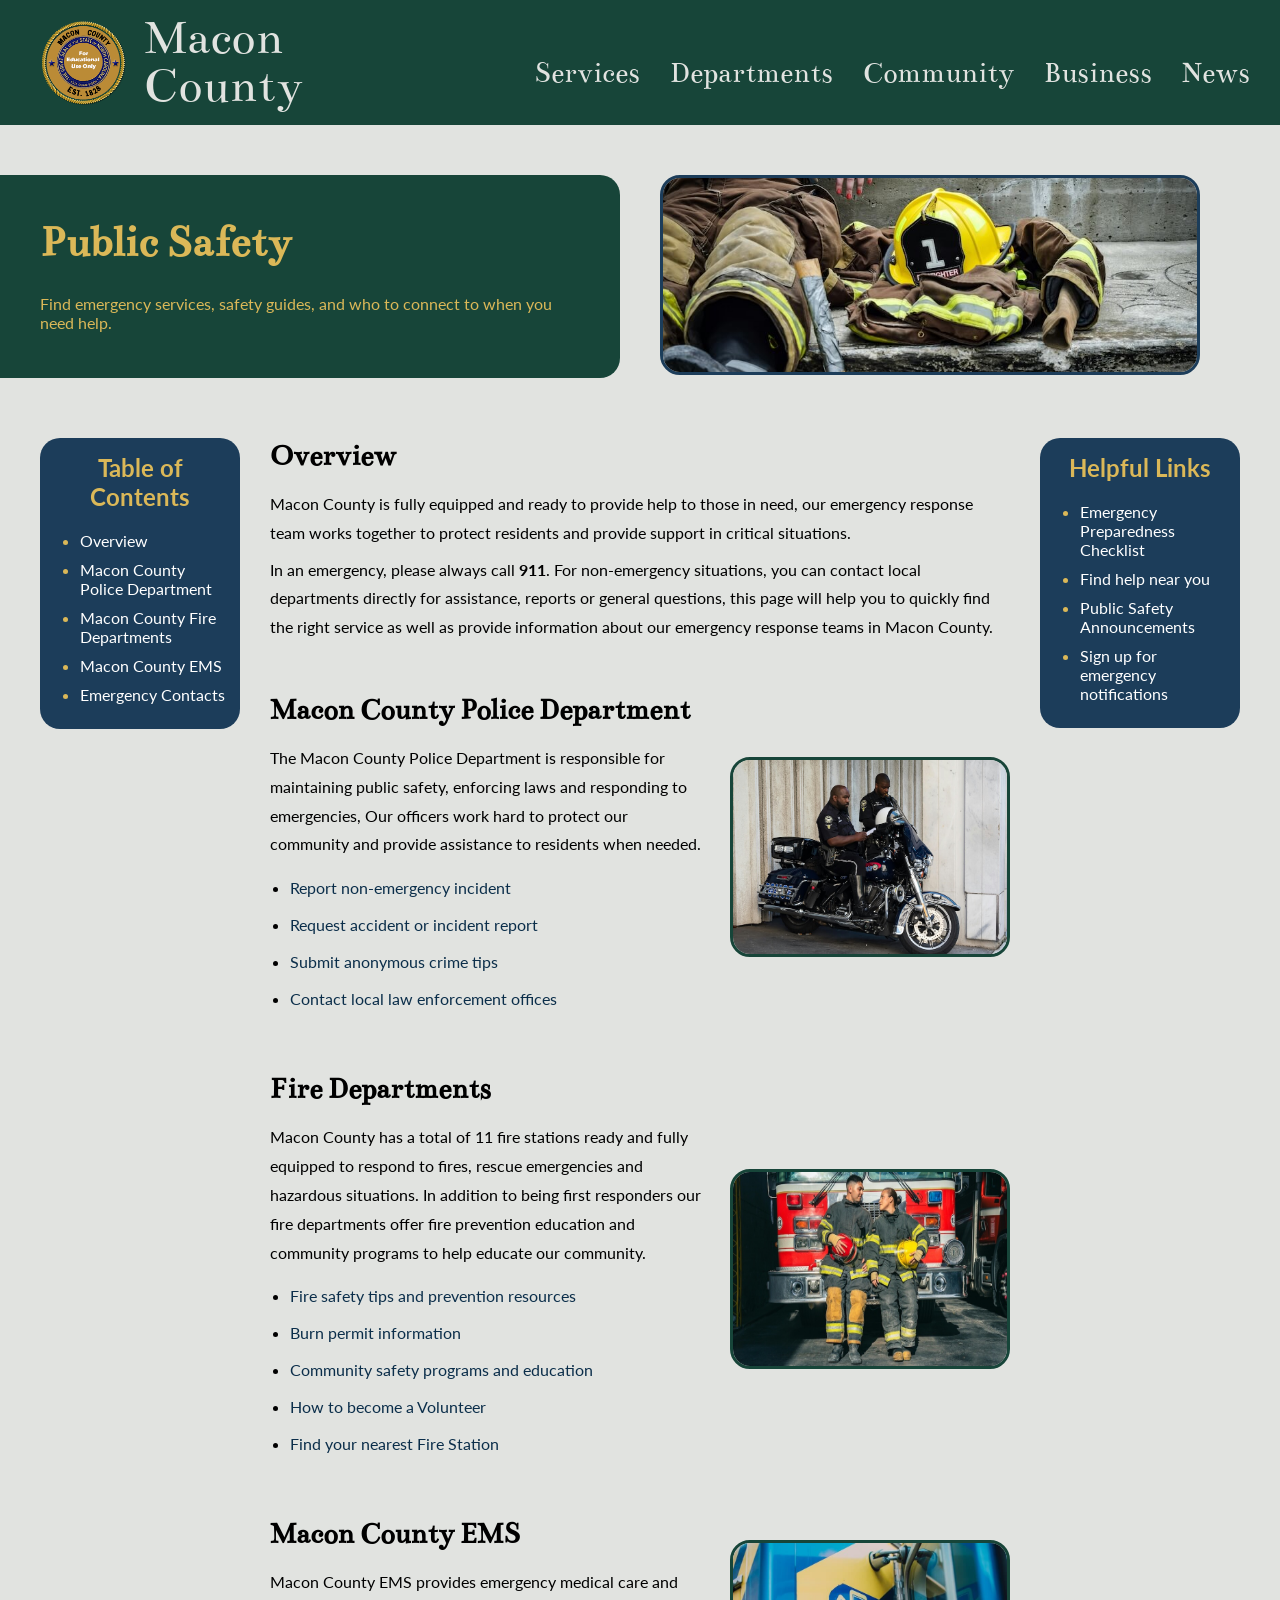
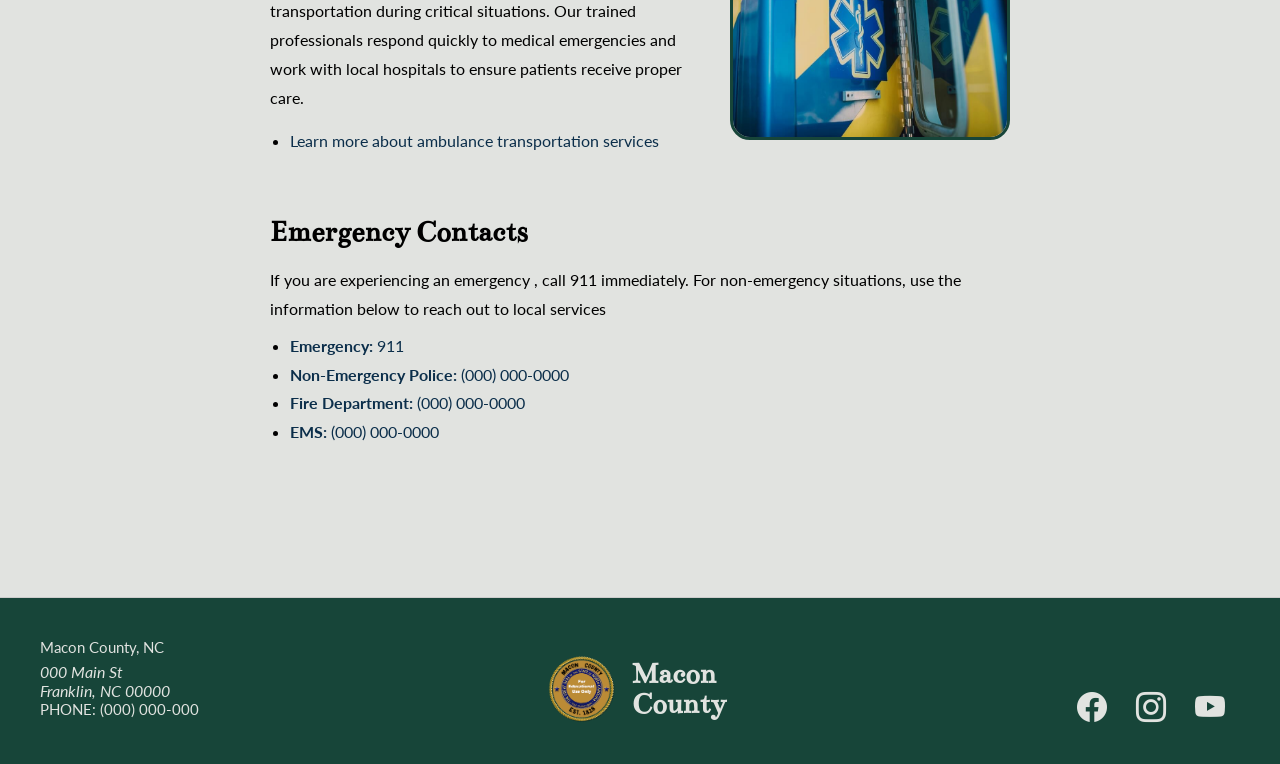
<file: publicsafety.html>
<!DOCTYPE html>
<html lang="en">
<head>
    <meta charset="UTF-8">
    <meta name="viewport" content="width=device-width, initial-scale=1.0">
    <title>Macon County Public Safety</title>
        <meta name="description" content="Get to know Macon County's emergency services, who to call when you need help">
    <meta name="keywords" content="Macon County public safety,EMS, Macon County Police Department, Macon County fire stations, Emergency help, Volunteer, Non emergency help  ">

    <!--google fonts-->
<link rel="preconnect" href="https://fonts.googleapis.com">
<link rel="preconnect" href="https://fonts.gstatic.com" crossorigin>
<link href="https://fonts.googleapis.com/css2?family=Bentham&family=Lato:ital,wght@0,100;0,300;0,400;0,700;0,900;1,100;1,300;1,400;1,700;1,900&display=swap" rel="stylesheet">    
<link rel="stylesheet" href="https://cdn.jsdelivr.net/npm/bootstrap-icons@1.13.1/font/bootstrap-icons.min.css">
    
    <!--CSS-->
    <link rel="stylesheet" href="css/styles.css">
</head>

<body>

    <!--header-->
    <header>
        <div class="logo">
            <a href="index.html">
                <img src="images/seal.png" alt="Macon County Seal">
                <div class="logo-text">
                    <span>Macon</span>
                    <span>County</span>
                </div>
        
            </a>
        </div>
<!--Helpful link from Lesson 7  https://blog.logrocket.com/create-responsive-mobile-menu-css-without-javascript/ creates toggle for mobile menu   -->
        <input type="checkbox" id="side-mob-nav" class="side-mob-nav">
        <label for="side-mob-nav" class="hamb">
            <span class="hamb-line"></span> Menu
        </label>

        <nav>
            <ul class="main-nav">

                <li class="dropdown">
                    <a href="services.html">Services</a>
                    <!--Helpful link Lesson 7  https://blog.logrocket.com/create-responsive-mobile-menu-css-without-javascript/  (same for all sections)  creates toggle for sub menut-->

                    <input type="checkbox" id="service-toggle" class="dropdown-submenu">
                    <label for="service-toggle" class="dropdown-btn">+</label> <!--fixes issue of mobile menue secion clicks, plus sign dropsdown submenu on mobile -->
                    <ul class="submenu">
                        <li><a href="services.html">Permits &amp; Applications</a></li>
                        <li><a href="services.html">Forms &amp; Document Downloads</a></li>
                        <li><a href="services.html">Pay Taxes and Property</a></li>
                        <li><a href="services.html">Public Records</a></li>
                        <li><a href="services.html">Report Issue</a></li>
                        <li><a href="services.html">Request Service</a></li>
                    </ul>
                </li>
            
                <li class="dropdown">
                    <a href="departments.html">Departments</a>
                    <input type="checkbox" id="departments-toggle" class="dropdown-submenu">
                    <label for="departments-toggle" class="dropdown-btn">+</label>
                    <ul class="submenu">
                        <li><a href="departments.html">Government</a></li>
                        <li><a href="departments.html">Health &amp; Social Services</a></li>
                        <li><a href="publicsafety.html">Public Safety</a></li>
                        <li><a href="departments.html">Planning &amp; Zoning</a></li>
                        <li><a href="departments.html">Public Works</a></li>
                        <li><a href="departments.html">Parks &amp; Rec</a></li>
                    </ul>
                </li>

                <li class="dropdown">
                    <a href="community.html">Community</a>
                    <input type="checkbox" id="community-toggle" class="dropdown-submenu">
                    <label for="community-toggle" class="dropdown-btn">+</label>
                    <ul class="submenu">
                        <li><a href="community.html">Community Resources</a></li>
                        <li><a href="community.html">Schools &amp; Education</a></li>
                        <li><a href="community.html">Housing &amp; Assistance</a></li>
                        <li><a href="community.html">Transportation</a></li>
                        <li><a href="community.html">Utility &amp; Recycle</a></li>
                    </ul>
                </li>

                <li class="dropdown">
                    <a href="business.html">Business</a>
                    <input type="checkbox" id="business-toggle" class="dropdown-submenu">
                    <label for="business-toggle" class="dropdown-btn">+</label>
                    <ul class="submenu">
                        <li><a href="business.html">Starting a Business</a></li>
                        <li><a href="business.html">Permits &amp; Licensing</a></li>
                        <li><a href="business.html">Business Tax Information</a></li>
                        <li><a href="business.html">Economic Development</a></li>
                    </ul>
                </li>


            <li class="dropdown">
                <a href="news.html">News</a>
                <input type="checkbox" id="news-toggle" class="dropdown-submenu">
                    <label for="news-toggle" class="dropdown-btn">+</label>
                <ul class="submenu">
                    <li><a href="news.html">County News</a></li>
                    <li><a href="news.html">Events Calendar</a></li>
                    <li><a href="news.html">Updates &amp; Alerts</a></li>
                    <li><a href="news.html">Public Notices</a></li>
            </ul>
        </li>
    </ul>
    </nav>
    </header>

    <!--Main content-->
    <main>

        <section class="inr-page-bnr">
            <div class="bnr-container">
                <div class="bnr-txt">
            <h1>Public Safety</h1>
            <p>Find emergency services, safety guides, and who to connect to when you need help.</p>
                </div>
            <div class="bnr-img">

            <img src="images/pub-safe.jpg" alt="Firefighter helmet and jacket on the edge of concrete floor"><!--Yellow Hard Hat on Brown and Yellow Fireman’s Suit.” Pexels, photo by Pixabay, https://www.pexels.com/photo/yellow-hard-hat-on-brown-and-yellow-fireman-s-suit-162540/.-->
            </div>
            </div>



        </section>

        <div class="inr-layout">

            <aside class="toc-sidenav">
                <h2>Table of Contents</h2>
                <ul>
                    <li><a href="#overview">Overview </a></li>
                    <li><a href="#mc-pd">Macon County Police Department</a></li>
                    <li><a href="#fire-dept">Macon County Fire Departments</a></li>
                    <li><a href="#mc-ems">Macon County EMS</a></li>
                    <li><a href="#contact">Emergency Contacts</a></li>
                
                </ul>

            </aside>

            <div class="inr-main">

                <section id="overview">
                    <h2>Overview</h2>
                <p>Macon County is fully equipped and ready to provide help to those in need, our emergency response team works together to protect residents and provide support in critical situations.</p>
                <p>In an emergency, please always call <strong>911</strong>. For non-emergency situations, you can contact local departments directly for assistance, reports or general questions, this page will help you to quickly find the right service as well as provide information about our emergency response teams in Macon County.</p>
                </section>   
                

                <section id="mc-pd" class="info-row">
                    <div>
                    <h2>Macon County Police Department</h2>
                <p> The Macon County Police Department is responsible for maintaining public safety, enforcing laws and responding to emergencies, Our officers work hard to protect our community and provide assistance to residents when needed.</p>

                <ul>
                    <li><a href="publicsafety.html">Report non-emergency incident</a></li>
                    <li><a href="publicsafety.html">Request accident or incident report</a></li>
                    <li><a href="publicsafety.html">Submit anonymous crime tips</a></li>
                    <li><a href="publicsafety.html">Contact local law enforcement offices</a></li>
                </ul>
                </div>
                <img src="images/police.jpg" alt="Two police officers standiing beside a police motorcycle"><!--Standing Police Man Beside Another Man Who Sits on a Police Motorcycle.” Pexels, photo by Ludmila Aleksandra.,https://www.pexels.com/photo/standing-police-man-beside-another-man-who-seats-of-police-motorcycle-2950847/ -->
                </section>

                 <section id="fire-dept" class="info-row">  
                    <div>
                        <h2>Fire Departments</h2>
                <p>Macon County has a total of 11 fire stations ready and fully equipped to respond to fires, rescue emergencies and hazardous situations. In addition to being first responders our fire departments offer fire prevention education and community programs to help educate our community.</p>
                
                <ul>
                    <li><a href="publicsafety.html">Fire safety tips and prevention resources</a></li>
                    <li><a href="publicsafety.html">Burn permit information</a></li>
                    <li><a href="publicsafety.html">Community safety programs and education</a></li>
                    <li><a href="publicsafety.html">How to become a Volunteer</a></li>
                    <li><a href="publicsafety.html">Find your nearest Fire Station</a></li>
                </ul>


            </div>
            <img src="images/fire-dept.jpg" alt="Two firefighters in uniform sitting in front of a fire truck"><!--Brave Firefighters Resting by Fire Truck.” Pexels, photo by Franco Monsalvo,https://www.pexels.com/photo/brave-firefighters-resting-by-fire-truck-34136288/ -->
                </section> 

                 <section id="mc-ems" class="info-row">
                   
                    <div>
                    <h2>Macon County EMS</h2>
                <p>Macon County EMS provides emergency medical care and transportation during critical situations. Our trained professionals respond quickly to medical emergencies and work with local hospitals to ensure patients receive proper care.</p>

                <ul>
                    <li><a href="publicsafety.html">Learn more about ambulance transportation services</a></li>
                </ul>

                </div>
                <img src="images/ems.jpg" alt="Star of life symbol on the side of an ambulance"><!--Blue and Yellow Ambulance.” Pexels, photo by RDNE Stock project., https://www.pexels.com/photo/blue-and-yellow-ambulance-6519850/-->
                </section>

                <section id="contact" class="emergency-cont">
                    <h2>Emergency Contacts</h2>
                    <p>If you are experiencing an emergency , call 911 immediately. For non-emergency situations, use the information below to reach out to local services</p>

                    <ul>
                        <li><a href="publicsafety.html"><strong>Emergency:</strong> 911</a></li>
                        <li><a href="publicsafety.html"><strong>Non-Emergency Police:</strong> (000) 000-0000</a></li>
                        <li><a href="publicsafety.html"><strong>Fire Department:</strong> (000) 000-0000</a></li>
                        <li><a href="publicsafety.html"><strong>EMS:</strong> (000) 000-0000</a></li>
                    </ul>
                </section>

                    

            </div>

            <aside class="help-links">
                <h2>Helpful Links</h2>
                <ul>
                    <li><a href="publicsafety.html">Emergency Preparedness Checklist</a></li>
                    <li><a href="publicsafety.html">Find help near you</a></li>
                    <li><a href="publicsafety.html">Public Safety Announcements</a></li>
                    <li><a href="publicsafety.html">Sign up for emergency notifications</a></li>

                </ul>
            </aside>



        </div>



    </main>

    <!--Footer-->
    <footer>

        <div class="footer-info">

        <div class="footer-left">
        <p>Macon County, NC</p>
           <address>
            000 Main St<br>
            Franklin, NC 00000
           </address>

            <p>PHONE: <a href="tel:10000000000">(000) 000-000</a></p>
        </div>

            <div class="footer-logo">
                <a href="index.html">
                    <img src="images/seal.png" alt="Macon County Seal">
                    <div class="footer-logo-text">
                        <span>Macon</span>
                        <span>County</span>
                    </div>
                </a>
            </div>

            <div class="footer-right">
               <a href="#" aria-label="Facebook">
                <i class="bi bi-facebook"></i>

               </a>

               <a href="#" aria-label="Instagram">
                <i class="bi bi-instagram"></i>
               </a>

               <a href="#" aria-label="Youtube">
                <i class="bi bi-youtube"></i>

               </a>



            </div>
        </div>
    </footer>

      <script src="https://cdn.jsdelivr.net/npm/bootstrap@5.3.8/dist/js/bootstrap.bundle.min.js" integrity="sha384-FKyoEForCGlyvwx9Hj09JcYn3nv7wiPVlz7YYwJrWVcXK/BmnVDxM+D2scQbITxI" crossorigin="anonymous"></script>
  
</body>


</html>
</file>
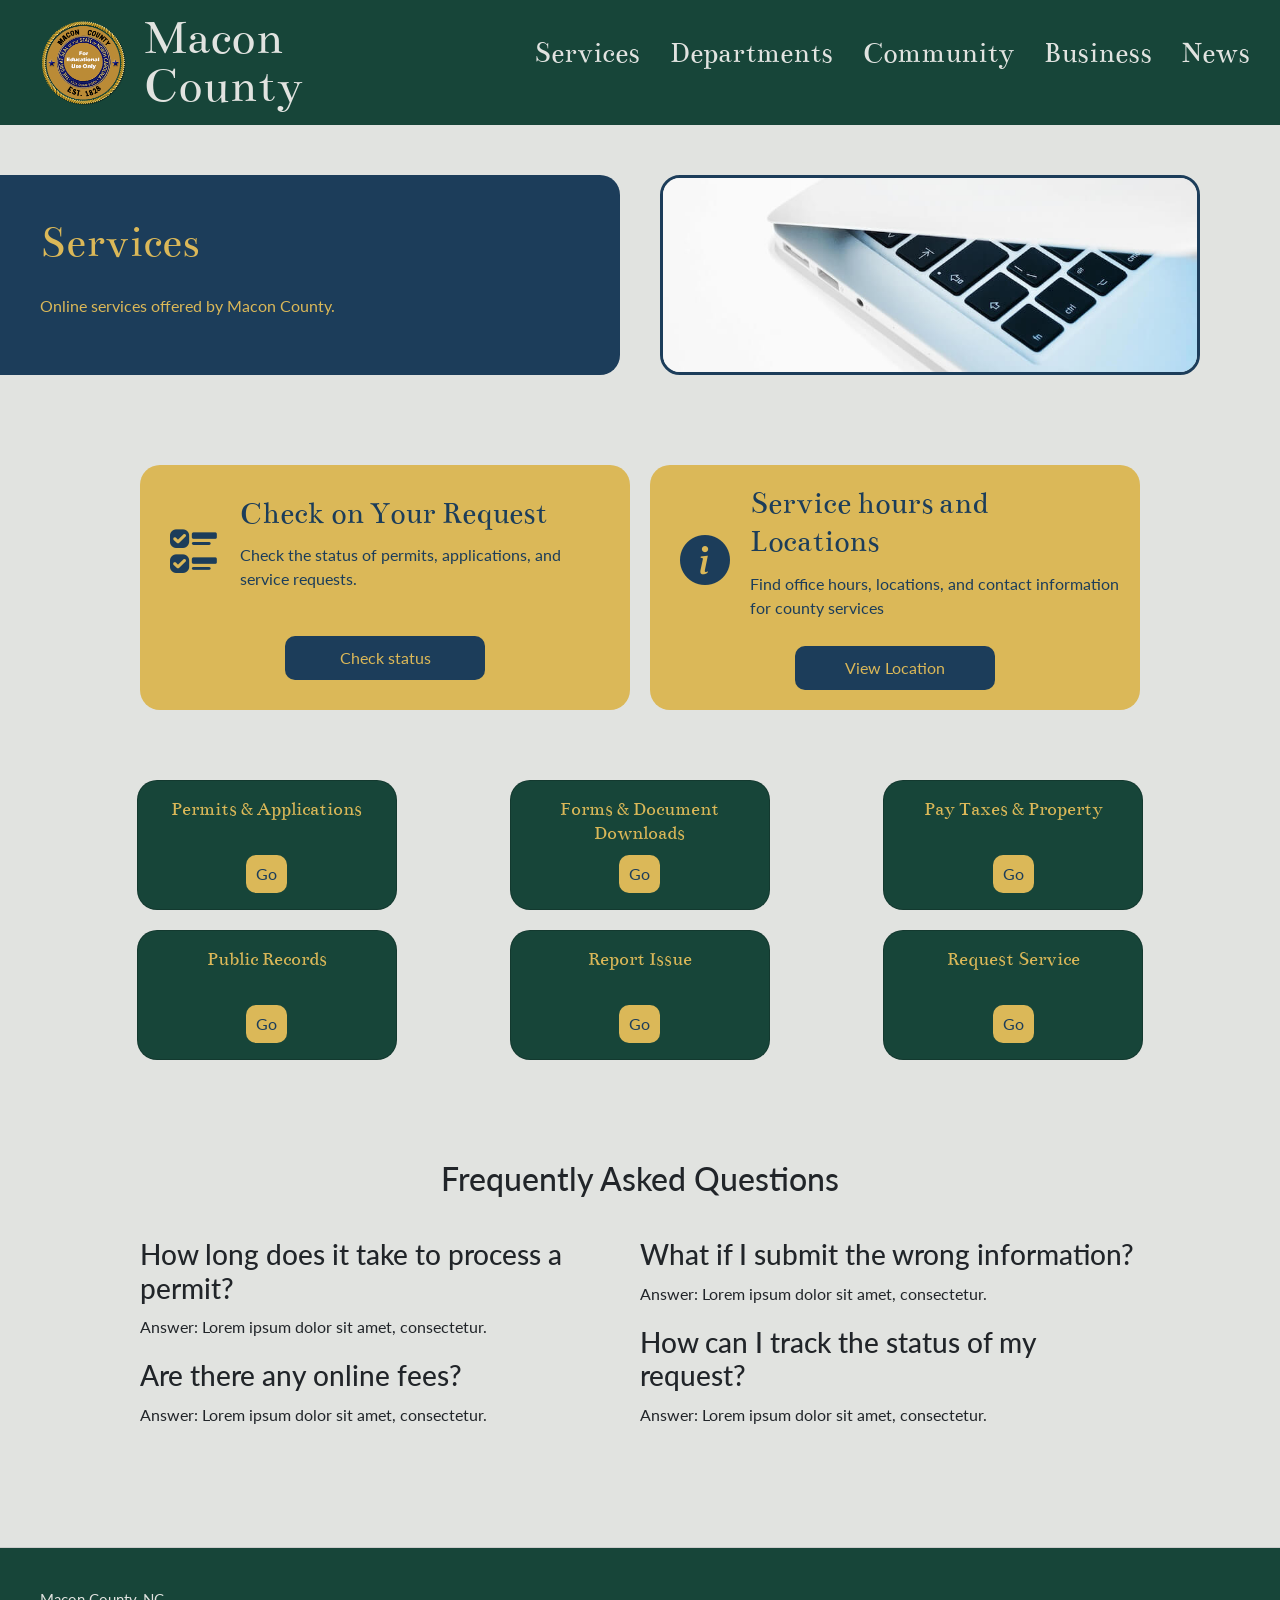
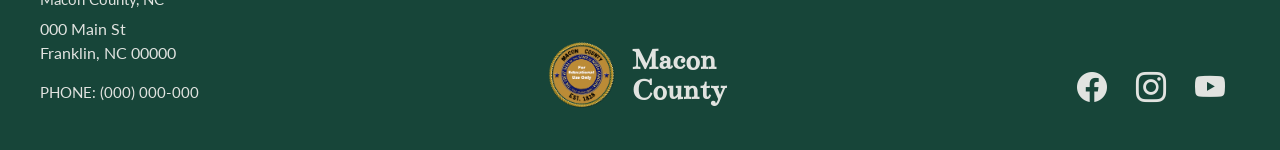
<file: services.html>
<!DOCTYPE html>
<html lang="en">
<head>
    <meta charset="UTF-8">
    <meta name="viewport" content="width=device-width, initial-scale=1.0">
    <title>Macon County Online Services</title>
    <meta name="description" content="Quick and easy to use online services access forms, permits, tax payments, public records and service requests provided by Macon County NC">
    <meta name="keywords" content="Macon County services, permits and applications, pay taxes, public records Macon County, service request, report issues, county forms">


    <!--google fonts-->
<link rel="preconnect" href="https://fonts.googleapis.com">
<link rel="preconnect" href="https://fonts.gstatic.com" crossorigin>
<link href="https://fonts.googleapis.com/css2?family=Bentham&family=Lato:ital,wght@0,100;0,300;0,400;0,700;0,900;1,100;1,300;1,400;1,700;1,900&display=swap" rel="stylesheet">        
<link rel="stylesheet" href="https://cdn.jsdelivr.net/npm/bootstrap-icons@1.13.1/font/bootstrap-icons.min.css">
<link href="https://cdn.jsdelivr.net/npm/bootstrap@5.3.8/dist/css/bootstrap.min.css" rel="stylesheet" integrity="sha384-sRIl4kxILFvY47J16cr9ZwB07vP4J8+LH7qKQnuqkuIAvNWLzeN8tE5YBujZqJLB" crossorigin="anonymous">

    <!--CSS-->
    <link rel="stylesheet" href="css/styles.css">
</head>

<body>

    <!--header-->
    <header>
        <div class="logo">
            <a href="index.html">
                <img src="images/seal.png" alt="Macon County Seal">
                <div class="logo-text">
                    <span>Macon</span>
                    <span>County</span>
                </div>
        
            </a>
        </div>
<!--Helpful link from Lesson 7  https://blog.logrocket.com/create-responsive-mobile-menu-css-without-javascript/ creates toggle for mobile menu   -->
        <input type="checkbox" id="side-mob-nav" class="side-mob-nav">
        <label for="side-mob-nav" class="hamb">
            <span class="hamb-line"></span> Menu
        </label>

        <nav>
            <ul class="main-nav">

                <li class="dropdown">
                    <a href="services.html">Services</a>
                    <!--Helpful link Lesson 7  https://blog.logrocket.com/create-responsive-mobile-menu-css-without-javascript/  (same for all sections)  creates toggle for sub menut-->

                    <input type="checkbox" id="service-toggle" class="dropdown-submenu">
                    <label for="service-toggle" class="dropdown-btn">+</label> <!--fixes issue of mobile menue secion clicks, plus sign dropsdown submenu on mobile -->
                    <ul class="submenu">
                        <li><a href="services.html">Permits &amp; Applications</a></li>
                        <li><a href="services.html">Forms &amp; Document Downloads</a></li>
                        <li><a href="services.html">Pay Taxes &amp; Property</a></li>
                        <li><a href="services.html">Public Records</a></li>
                        <li><a href="services.html">Report Issue</a></li>
                        <li><a href="services.html">Request Service</a></li>
                    </ul>
                </li>
            
                <li class="dropdown">
                    <a href="departments.html">Departments</a>
                    <input type="checkbox" id="departments-toggle" class="dropdown-submenu">
                    <label for="departments-toggle" class="dropdown-btn">+</label>
                    <ul class="submenu">
                        <li><a href="departments.html">Government</a></li>
                        <li><a href="departments.html">Health &amp; Social Services</a></li>
                        <li><a href="publicsafety.html">Public Safety</a></li>
                        <li><a href="departments.html">Planning &amp; Zoning</a></li>
                        <li><a href="departments.html">Public Works</a></li>
                        <li><a href="departments.html">Parks &amp; Rec</a></li>
                    </ul>
                </li>

                <li class="dropdown">
                    <a href="community.html">Community</a>
                    <input type="checkbox" id="community-toggle" class="dropdown-submenu">
                    <label for="community-toggle" class="dropdown-btn">+</label>
                    <ul class="submenu">
                        <li><a href="community.html">Community Resources</a></li>
                        <li><a href="community.html">Schools &amp; Education</a></li>
                        <li><a href="community.html">Housing &amp; Assistance</a></li>
                        <li><a href="community.html">Transportation</a></li>
                        <li><a href="community.html">Utility &amp; Recycle</a></li>
                    </ul>
                </li>

                <li class="dropdown">
                    <a href="business.html">Business</a>
                    <input type="checkbox" id="business-toggle" class="dropdown-submenu">
                    <label for="business-toggle" class="dropdown-btn">+</label>
                    <ul class="submenu">
                        <li><a href="business.html">Starting a Business</a></li>
                        <li><a href="business.html">Permits &amp; Licensing</a></li>
                        <li><a href="business.html">Business Tax Information</a></li>
                        <li><a href="business.html">Economic Development</a></li>
                    </ul>
                </li>


            <li class="dropdown">
                <a href="news.html">News</a>
                <input type="checkbox" id="news-toggle" class="dropdown-submenu">
                    <label for="news-toggle" class="dropdown-btn">+</label>
                <ul class="submenu">
                    <li><a href="news.html">County News</a></li>
                    <li><a href="news.html">Events Calendar</a></li>
                    <li><a href="news.html">Updates &amp; Alerts</a></li>
                    <li><a href="news.html">Public Notices</a></li>
            </ul>
        </li>
    </ul>
    </nav>
    </header>

  
    <main>


        <section class="sec-bnr">
            <div class="sec-bnr-container">
                <div class="sec-bnr-txt">
            <h1>Services</h1>
            <p>Online services offered by Macon County.</p>
                </div>
            <div class="sec-bnr-img">

            <img src="images/services.jpg" alt="Close up of a laptop keyboard representing online services"><!--A Close-Up Shot of a Laptop on a White Background.” Pexels, photo by Adrian Regeci.,https://www.pexels.com/photo/a-close-up-shot-of-a-laptop-on-a-white-background-10655906/ -->
            </div>
            </div>


        </section>

        <section class="top-feat">
            <div class="top-feat-box">

            <div class="top-feat-icon">
             <i class="bi bi-ui-checks"></i>



            </div>

            <div class="top-feat-txt">
                <h2>Check on Your Request</h2>
                <p>Check the status of permits, applications, and service requests. </p>
            </div>

            <div class="top-feat-btn">
                <a href="services.html">Check status</a>
            </div>
            </div>

            <div class="top-feat-box">
                <div class="top-feat-icon">
               <i class="bi bi-info-circle-fill"></i>




                </div>

                <div class="top-feat-txt">
                    <h2>Service hours and Locations</h2>
                    <p>Find office hours, locations, and contact information for county services</p>
                </div>
                <div class="top-feat-btn">
                    <a href="services.html">View Location</a>
                </div>
            </div>
          


        </section>



        <section class="qik-lnk">
            <div class="container">
                <div class="row justify-content-center">

                    <div class="col-6 col-md-4">
                        <div class="card">
                            <div class="card-body">
                                <h3 class="card-title">Permits &amp; Applications</h3>
                                <a href="services.html" class="btn">Go</a>
                            </div>
                        </div>
                    </div>

                       <div class="col-6 col-md-4">
                        <div class="card">
                            <div class="card-body">
                                <h3 class="card-title">Forms &amp; Document Downloads</h3>
                                <a href="services.html" class="btn">Go</a>
                            </div>
                        </div>
                    </div>

                       <div class="col-6 col-md-4">
                        <div class="card">
                            <div class="card-body">
                                <h3 class="card-title">Pay Taxes &amp; Property</h3>
                                <a href="services.html" class="btn">Go</a>
                            </div>
                        </div>
                    </div>

                       <div class="col-6 col-md-4">
                        <div class="card">
                            <div class="card-body">
                                <h3 class="card-title">Public Records</h3>
                                <a href="services.html" class="btn">Go</a>
                            </div>
                        </div>
                    </div>

                       <div class="col-6 col-md-4">
                        <div class="card">
                            <div class="card-body">
                                <h3 class="card-title">Report Issue</h3>
                                <a href="services.html" class="btn">Go</a>
                            </div>
                        </div>
                    </div>

                       <div class="col-6 col-md-4">
                        <div class="card">
                            <div class="card-body">
                                <h3 class="card-title">Request Service</h3>
                                <a href="services.html" class="btn">Go</a>
                            </div>
                        </div>
                    </div>


                </div>
            </div>


        </section>


        <section class="faq">
            <h2>Frequently Asked Questions</h2>
            <div class="faq-QA-colms">

            <div>
            <h3>How long does it take to process a permit?</h3>
            <p>Answer: Lorem ipsum dolor sit amet, consectetur.</p>

             <h3>Are there any online fees?</h3>
            <p>Answer: Lorem ipsum dolor sit amet, consectetur.</p>

             
            </div>

             <div>
             <h3>What if I submit the wrong information?</h3>
            <p>Answer: Lorem ipsum dolor sit amet, consectetur.</p>

            <h3>How can I track the status of my request?</h3>
            <p>Answer: Lorem ipsum dolor sit amet, consectetur.</p>

            </div>
            </div>

        </section>










    </main>

    <!--Footer-->
    <footer>
        <div class="footer-info">

        <div class="footer-left">
        <p>Macon County, NC</p>
           <address>
            000 Main St<br>
            Franklin, NC 00000
           </address>

            <p>PHONE: <a href="tel:10000000000">(000) 000-000</a></p>
        </div>

            <div class="footer-logo">
                <a href="index.html">
                    <img src="images/seal.png" alt="Macon County Seal">
                    <div class="footer-logo-text">
                        <span>Macon</span>
                        <span>County</span>
                    </div>
                </a>
            </div>

            <div class="footer-right">
               <a href="#" aria-label="Facebook">
                <i class="bi bi-facebook"></i>

               </a>

               <a href="#" aria-label="Instagram">
                <i class="bi bi-instagram"></i>
               </a>

               <a href="#" aria-label="Youtube">
                <i class="bi bi-youtube"></i>

               </a>



            </div>
        </div>
    </footer>

      <script src="https://cdn.jsdelivr.net/npm/bootstrap@5.3.8/dist/js/bootstrap.bundle.min.js" integrity="sha384-FKyoEForCGlyvwx9Hj09JcYn3nv7wiPVlz7YYwJrWVcXK/BmnVDxM+D2scQbITxI" crossorigin="anonymous"></script>
  
</body>


</html>
</file>
<file: css/styles.css>
* {
    margin: 0;
    padding: 0;
    box-sizing: border-box;
}

/* body */
html, body{
    height: 100%;
}


body {
    display: flex;
    flex-direction: column;
    background-color: #E1E3E0;
    font-family: 'Lato', sans-serif;
}

/* header*/

header {
    display: flex;
    justify-content: space-between;
    align-items: center;
    padding: 15px 30px;
    gap: 20px;
    background-color: #174539;
}

/*Logo words and image alignment at top */

.logo a {
    display: flex;
    align-items: center;
    gap: 6px;
}

.logo img {
    height: 90px;
}

.logo-text {
    display: flex;
    flex-direction: column;
    line-height: 0.95;
}

.logo-text span {
    font-family: 'Bentham',serif;
    font-size: 50px;
    color: #E1E3E0;
}


/* Navigation */

nav{
    align-self: flex-end;
    margin-bottom: 8px;
}

.main-nav {
    list-style: none;
    display: flex;
    gap: 30px;
    font-family: 'Bentham',serif;
}

.main-nav > li {
    position: relative;
}

.main-nav >li >a {
    color:#E1E3E0;
    font-size: 30px;
    font-weight: 400;
    display: inline-block;
    padding: 10px 0;
}

.main-nav >li >a:hover{
    color: #DBB858;
    border-bottom: 2px solid #DBB858;
}

.submenu {
    list-style: none;
    display: none;
    position: absolute;
    top: 100%;
    right: 0;
    background-color: #174539;
    min-width: 240px;
    padding: 15px 0;
    z-index: 10;
}

.submenu li a {
    display: block;
    padding: 10px 20px;
    color: #E1E3E0;
    font-size: 20px;
    font-family: 'Bentham', serif;
}

.submenu li a:hover {
    color: #DBB858;
}

.dropdown-submenu {
    display: none;
}

.dropdown:hover .submenu{
    display: block;
}

.dropdown-btn {
    display: none;
}

/*hamburger menu*/

.side-mob-nav {
    display: none;
}

.hamb {
    display: none;
    cursor: pointer;
    color: #E1E3E0;
    font-size: 1.3rem;
    font-weight: 700;
    width: 100%;
    padding: 12px 15px;
    background-color: #174539;
    border-top: 1px solid;
}

.hamb-line {
    background: #E1E3E0;
    display: inline-block;
    height: 3px;
    width: 24px;
    position: relative;
    margin-right: 10px;
    vertical-align: middle;
}

.hamb-line::before,.hamb-line::after{
    content: "";
    background: #E1E3E0;
    display: block;
    height: 100%;
    width: 100%;
    position: absolute;
}

.hamb-line::before{
    top: 7px;
}

.hamb-line::after{
    top: -7px;
}

/*links*/
a {
    text-decoration: none;
}

/* main*/
main {
    padding: 40px 0;
    flex: 1;
}

/*Footer*/
footer{
    background-color: #174539;
    padding: 40px 30px;
    margin-top: 60px;
    border-top: 1px solid #ccc;
    color: #E1E3E0;
}

.footer-info{
    max-width: 1200px;
    margin: 0 auto;
    
    display: flex;
    justify-content: space-between;
    align-items: flex-end;
}

.footer-left p {
    margin-bottom: 6px;
    font-size: 0.95rem;
}

.footer-left {
    text-align: left;
}

.footer-left a {
    color: #E1E3E0;
}

.footer-left a:hover {
    color: #DBB858;
}

.footer-logo a {
    display: flex;
    align-items: center;
    gap: 8px;
}

.footer-logo img {
    height: 70px;
}

.footer-logo-text {
    display: flex;
    flex-direction: column;
    line-height: 1;
    color: #E1E3E0;
}

.footer-logo-text span {
    font-family: 'Bentham', serif;
    font-size: 30px;
    font-weight: bold;
}

.footer-right {
    text-align: right;
}

.footer-right a i{
    font-size: 30px;
}

.footer-right a {
    margin-left: 10px;
    color: #E1E3E0;
    margin-right:15px;
}

.footer-right a:hover {
    color: #DBB858;
}





/*        Homepage           */


/* Carousel */

#bnr-carousel{
    max-width: 900px;
    margin: 20px auto 50px auto;
    z-index: 1;
}

.carousel-item {
    text-align: center;
    position: relative;
    height: 300px;
    overflow: hidden;
    border-radius: 40px;
}


.carousel-item img{
    width: 100%;
    height: 100%;
    object-fit: cover;
    display: block;
}

.carousel-item h1 {
    font-size: 50px;
    font-family: 'Bentham', serif;
    color: #DBB858;
}

.carousel-caption {
    position: absolute;
    background-color: rgba(0, 0, 0, 0.5);
    padding: 15px;
    border-radius: 20px;
    bottom: 30%;
     font-family: 'Bentham', serif;
}


.hero-btn{
    font-weight: bold;
    background-color: #DBB858;
    color: #1C3D5A;
    padding: 10px 20px;
    border-radius: 10px;
    display: inline-block;
    
}


/*I want to section cards */

.quick-links{
    margin-bottom: 50px;
}

.quick-links h2{
    margin-top: 80px;
}

.quick-links .card{
  text-align: center;
  margin: 10px 0;
  height: 130px;
  background-color: #174539;
}

.quick-links .card-title{
    margin-bottom: 6px;
    font-size: 20px;
    font-weight: 600;
    color: #E1E3E0;
}



.quick-links .btn {
    background-color: #DBB858;
    color: #0b2e4a;
    font-size: 14px;
    font-weight: bold;
    margin-top: 4px;
    padding: 6px 15px;
}



/*Latest news and upcoming events section on HP*/
.latest-news, .upcg-evets {
    padding: 50px 20px;
}

.latest-news h2, .upcg-evets h2, .quick-links h2{
    text-align: center;
    font-size: 30px;
    margin-bottom: 10px;
    font-family: 'Bentham', serif;
    font-weight: bold;
    margin-bottom: 20px;

}

.latest-news-cont, .upcg-evets-cont {
    display: flex;
    align-items: center;
    justify-content: space-between;
    max-width: 900px;
    margin: 0 auto;

}

.latest-news-img, .upcg-evets-img{
    border: 3px solid #174539;
    width: 400px;
    height:300px;
    border-radius: 10px;
    margin-top: 30px;

}

.news-links ul, .evnts-links ul {
    list-style: none;
    padding: 0;
}

.news-links li, .evnts-links li {
    margin-bottom: 10px;
}

.news-links li a, .evnts-links li a {
    color: #0b2e4a;
    font-weight: bold;
}

.news-links li a:hover, .evnts-links li a:hover{
    text-decoration: underline;
}



.news-btn, .evnts-btn{
    display: inline-block;
    margin-top: 70px;
    background-color: #174539;
    color: #DBB858;
    font-weight: bold;
    padding: 8px 20px;
    border-radius: 4px;

}





/*Main section pages */

.sec-bnr-txt{
    background-color: #1C3D5A;
}



.qik-lnk {
    padding: 40px 80px;
}

.col-6 {
    margin-bottom: 20px;
}

.card {
    border-radius: 20px;
    text-align: center;
    background-color: #174539;
    max-width: 260px;
    height: 130px;
    margin: 0 auto;
}

.card-title {
    font-size: 20px;
    color: #DBB858;
    font-family: 'Bentham',serif;
}

.qik-lnk .btn {
    background-color: #DBB858;
    color: #1C3D5A;
    border-radius: 10px;
    padding: 6px 9px;
}

.card-body {
    height: 100%;
    display: flex;
    flex-direction:  column;
    justify-content:space-between;
    align-items: center;
}







/*FAQ section on main section pages */ 

.faq {
    padding-top: 40px;
}

.faq h2{
    text-align: center;
    margin-bottom: 40px;
}

.faq h3{
    margin-bottom:10px;
}

.faq p{
    margin-bottom: 20px;
}

.faq-QA-colms{
    display: grid;
    grid-template-columns: 1fr 1fr;
    max-width: 1000px;
    margin: 0 auto;
}


/* banner from section and inner pages */

.bnr-txt, .sec-bnr-txt{
    color: #DBB858;
    padding: 40px;
    border-radius: 0 20px 20px 0;
}

.bnr-container,.sec-bnr-container {
    display: grid;
    grid-template-columns: 1fr 1fr;
    gap: 40px;
    margin-bottom: 50px;

}

 .bnr-img, .sec-bnr-img{
    padding-right: 80px;
    
}

.bnr-img img , .sec-bnr-img img{
width: 100%;
border-radius: 20px;
border: 3px solid #1C3D5A;
 max-height: 200px;
    object-fit: cover; 

}


/* image adjustments for some section images */


.bus-img {
    object-position: 50% 65%;
}

.com-img {
    object-position: 50% 80%;
}

.dept-img{
   object-position: 50% 35% 
}


.inr-page-bnr, .sec-bnr {
    padding: 10px 0;
}

.bnr-txt {
    background-color: #174539;
}


/* inner page Public safety */

.inr-layout {
    display: grid;
    grid-template-columns: 200px auto 200px;
    gap:30px;
    max-width: 1200px;
    margin: 0 auto;
    align-items:start;
}



 .help-links, .toc-sidenav {
    width: 200px;
    background-color:#1C3D5A;
    padding:15px;
    border-radius:20px;
    position: sticky;
    top: 120px;
    align-self: start;
    
}

.help-links h2, .toc-sidenav h2 {
    text-align:center ;
    color:#DBB858;
    margin-bottom:20px;
}

.toc-sidenav a,
.help-links a {
    color: white;
}

.toc-sidenav li,
.help-links li {
    margin-bottom: 10px;
}

.toc-sidenav a:hover,
.help-links a:hover {
    color: #DBB858;
}


.toc-sidenav ul,
.help-links ul {
    padding-left: 25px;
    color:#DBB858;
}

.inr-page-bnr h1 ,.sec-bnr h1{
    margin-bottom: 25px;
    font-family: 'Bentham', serif;
    font-size: 45px;
}

.inr-main h2 {
    margin-bottom: 15px;
    font-family: 'Bentham', serif;
    font-size: 30px;
    text-align: left;
}

.inr-main section {
    margin-bottom: 50px;
}

.inr-main p, .inr-main li{
    line-height: 1.8;
}

.inr-main p {
    margin-bottom: 8px;
}

.inr-main ul {
    padding-left:20px;
}

.info-row {
    display: flex;
    align-items: center;
    gap:20px
    }

.info-row div {
    flex: 1 ;

}

.info-row img {
    width: 280px;
    height:200px;
    border-radius:20px;
     border: 3px solid #174539;
}

.info-row p {
    margin-bottom: 15px;
}

.info-row ul{
    margin-top: 10px;
}

.info-row ul li {
    margin-bottom: 8px;
}

.info-row ul li a, .emergency-cont ul li a{
    color:#0b2e4a
}

.info-row ul li a:hover, .emergency-cont ul li a:hover{
    text-decoration: underline;
}

/* alert for news section*/

.alrt{
    max-width: 500px;
    margin: 25px auto;
}

.alrt h2 {
    font-family: 'Bentham', serif;
    text-align: center;
}

.alrt-box {
    display: grid;
    grid-template-columns: 60px 1fr auto;
    align-items: center;
    background-color: #f7bece;
    border-radius: 15px;
    border: 4px solid red;
    padding: 10px 20px;
    gap:10px
}

.alrt-icon {
    font-size: 40px;
    text-align: center;
}

.alrt-txt h3 {
    font-family: 'Bentham' ,serif;
}

.alrt-btn a {
    display: inline-block;
    background-color:#353635 ;
    padding: 8px 15px;
    border-radius: 10px;
    color: #E1E3E0;

}


/*Ft highlight in main section pages*/

.top-feat {
    display: grid;
    grid-template-columns: 1fr 1fr;
    max-width: 1000px;
    gap: 20px;
    margin: 30px auto;
}

.top-feat-box {
    display: grid;
    grid-template-columns: 70px 1fr;
    align-items: center;
    padding: 20px;
    background-color: #DBB858;
    color: #1C3D5A;
    border-radius: 20px;
    gap:10px;
}

.top-feat-icon{
    font-size: 50px;
    text-align: center;
}

.top-feat-txt h2 {
    font-family: 'Bentham', serif;
    margin-bottom: 10px;
}

.top-feat-btn a{
   display: inline-block;
   background-color: #1C3D5A;
   padding: 10px 20px;
   width: 200px;
   text-align: center;
   border-radius: 10px;
   color: #DBB858;
}

.top-feat-btn {
    grid-column: 1/-1;
    justify-self: center;
}








/*small screens*/
@media (max-width: 768px) {
    header {
        flex-direction: column;
        align-items: stretch;
        padding: 10px 10px;
        gap: 10px;
    }

    .logo {
        align-self: center;
    }

    .logo img{
        height: 70px;
    }

    .logo-text span {
        font-size: 36px;
    }

    .hamb {
        display: block;
    }

    nav {
        width: 100%;
        margin-bottom: 0;
        align-self: stretch;
    }

    .main-nav {
        display: none;
        flex-direction: column;
        width: 100%;
        background-color: #174539;
        gap: 0;
    }

    .side-mob-nav:checked+ .hamb+ nav .main-nav {
        display: flex;
    }

    .main-nav >li {
        width: 100%;
    }


    .main-nav > li > a {
        font-size: 20px;
        display: block;
        padding: 14px 15px;

    }

    .main-nav >li>a:hover{
        border-bottom: none;
        background-color: #174539;
    }

    .dropdown-btn {
        display: block;
        position: absolute;
        top: 0;
        right: 0;
        color: #E1E3E0;
        font-size: 24px;
        line-height: 1;
        padding: 14px 18px;
        cursor: pointer;
        font-weight: bold;
    }

    .submenu {
        display: none;
        position: static;
        min-width: 100%;
        padding: 0;
        background-color: #1d5a4a;

    }

    .submenu li a {
        font-size: 16px;
        padding: 10px;
    }

    footer {
        padding: 15px 10px;
    }

    .footer-logo img{
        height: 55px;
    }
    
    .footer-logo-text span{
        font-size: 24px;
    }

    .footer-left p{
        font-size: 14px;
        font-weight: bold;
    }

    .footer-right a i{
        font-size: 20px;
    }

    .footer-right a {
        margin-right: 5px;
    }

    .footer-info {
        display: flex;
        justify-content: space-between;
        align-items: center;
        gap:6px
    }










    /*homepage */

     /*carousel */
     .carousel-item {
        height: 250px;
        padding:  30px 15px;
     }

     .carousel-item h1 {
        font-size:30px;
     }

      .carousel-control-next-icon,.carousel-control-prev-icon{
        padding: 16px;
    }

    .carousel-control-next, .carousel-control-prev {
        width:15%;
    }

    .hero-btn {
        padding: 8px 14px;
        font-size: 14px;
        margin-top: 20px;
    }

    .latest-news-cont,
    .upcg-evets-cont {
    flex-direction: column;
    text-align: center;
    }

.latest-news-img,
.upcg-evets-img {
    width: 100%;
    max-width: 350px;
    height: auto;
    margin: 20px auto; 
    display: block;
    border-radius: 20px;

}

.news-links,
.evnts-links {
    margin-top: 50px;

}



.news-btn,
.evnts-btn {
    margin-top: 20px;
}

.upcg-evets-cont {
    flex-direction: column-reverse;
}






/*Main section pages */

.qik-lnk {
    padding: 30px 20px;
}

.card-title{
    font-size: 18px;
}

.card {
    max-width: 100%;
    height: 160px;
    padding-bottom: 17px;
}




.faq h2 {
    text-align: center;
}

.faq-QA-colms {
    display: block;
}

.faq {
    padding: 0 30px;
}

.faq h3 {
    margin-top: 40px;
}








/* innerpage  pages */

.toc-sidenav, .bnr-img, .sec-bnr-img{
    display: none;
}

.bnr-container, .sec-bnr-container{
    margin-bottom: 30px;
    display: block;
}

.sec-bnr-txt {
    padding: 20px 25px;
}

.inr-layout{
    display: block;
    padding: 0 30px;
}

.bnr-txt, .sec-bnr-txt {
    width:90% ;
    height: 190px;
    border-radius: 0 40px 40px 0;
}

.info-row {
    display: flex;
    flex-direction: column-reverse;
}

.info-row img {
    width: 90%;
    margin-top: 35px;
}

.inr-main h2 {
    text-align: center;
}

.help-links {
    width: 100%;
    margin-top: 50px;
}


.alrt-box{
    display: grid;              
    grid-template-columns: 1fr;
    text-align: center;    
    margin: 20px 30px; 
}

/*Ft highlight*/
.top-feat {
    grid-template-columns: 1fr;
    padding: 15px 20px;
}

.top-feat-box{
    grid-template-columns: 1fr;
    text-align: center;
    padding: 20px 15px;
}

.top-feat-txt h2 {
    font-size: 27px;
    margin-bottom: 10px;
}



}
</file>
